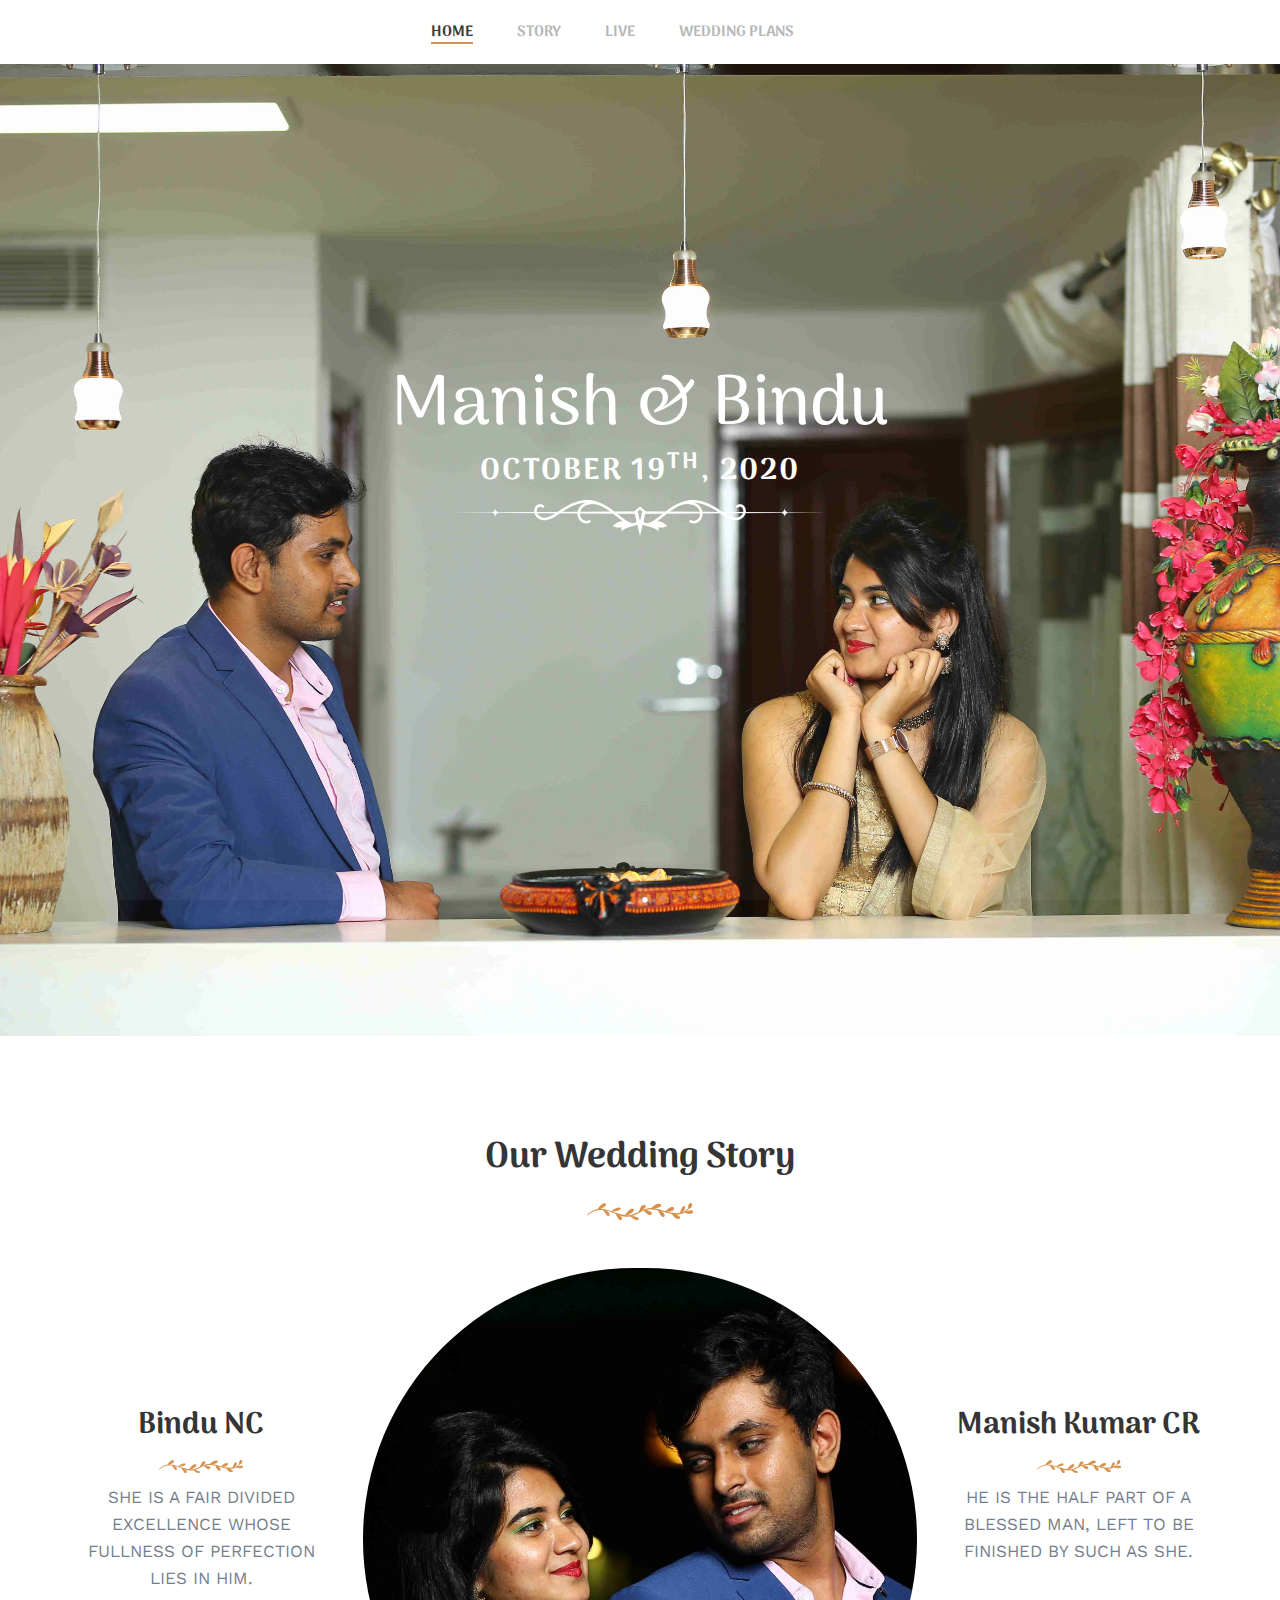
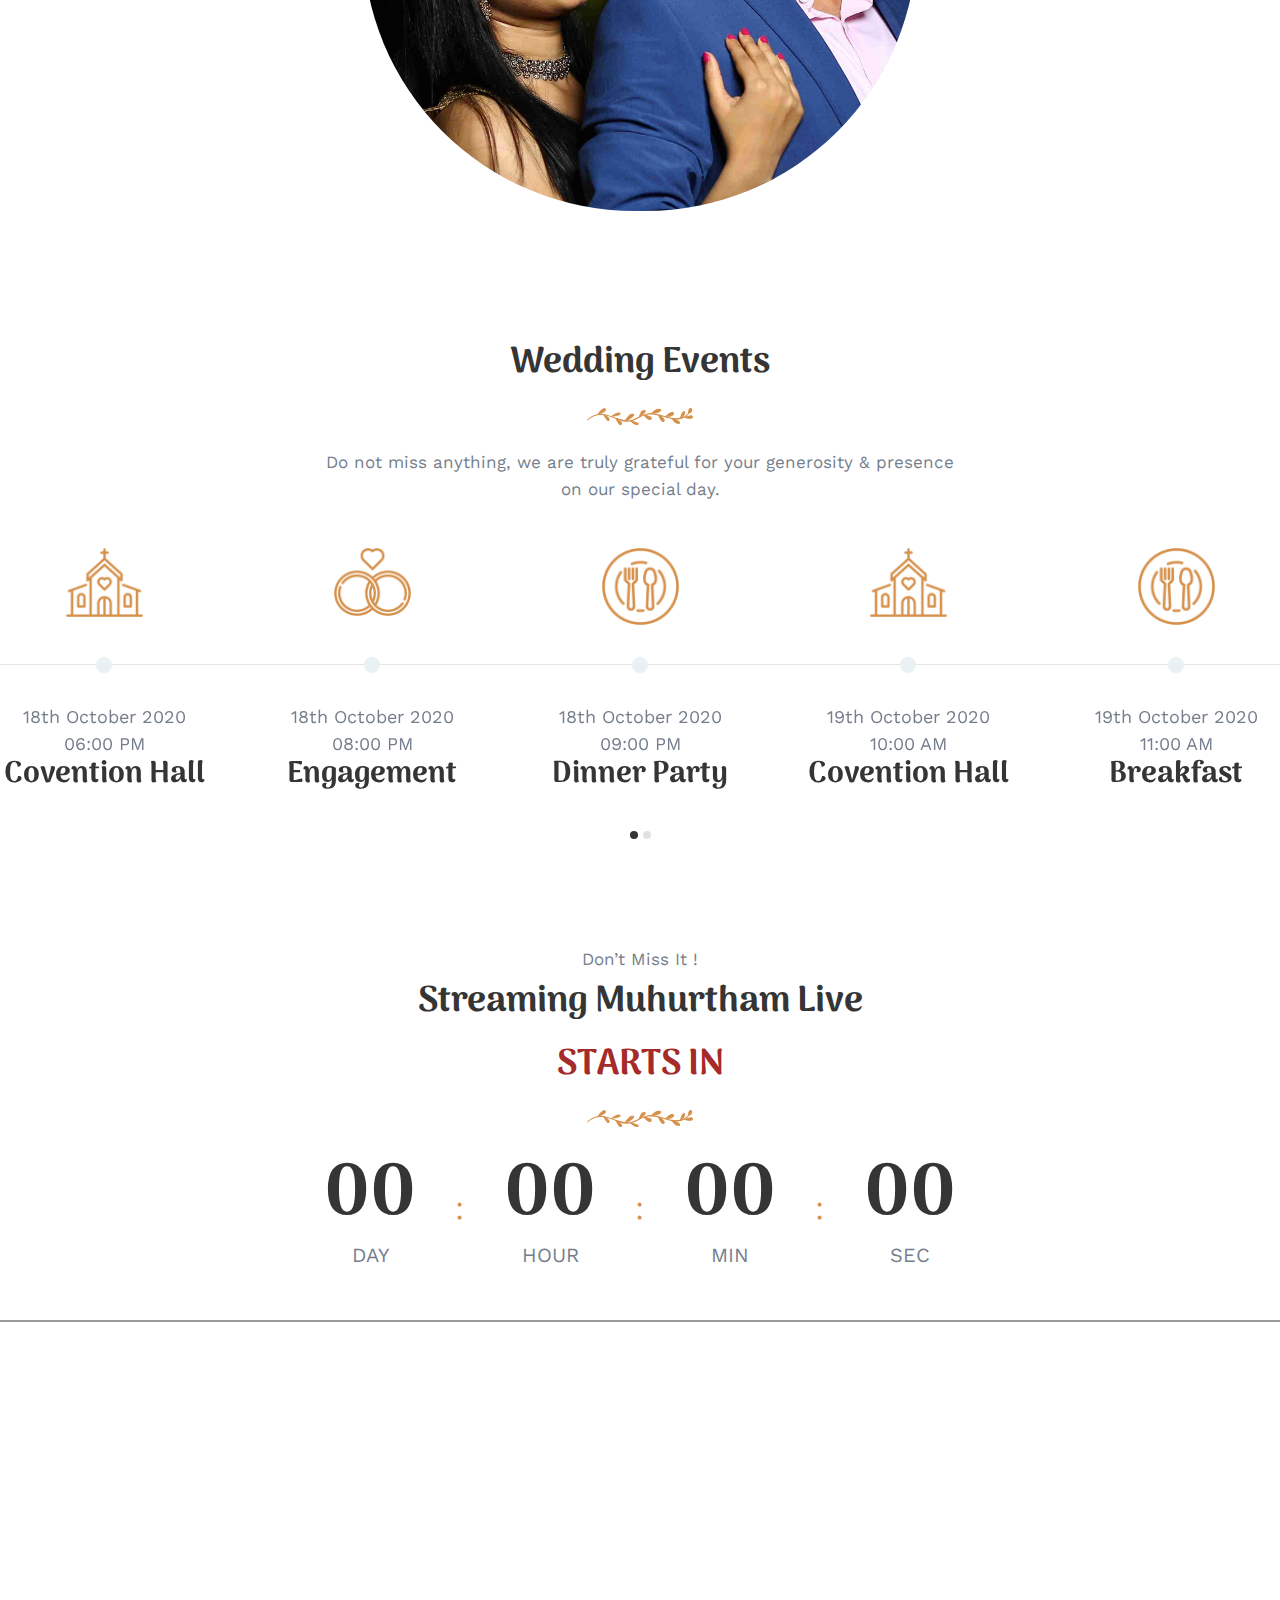
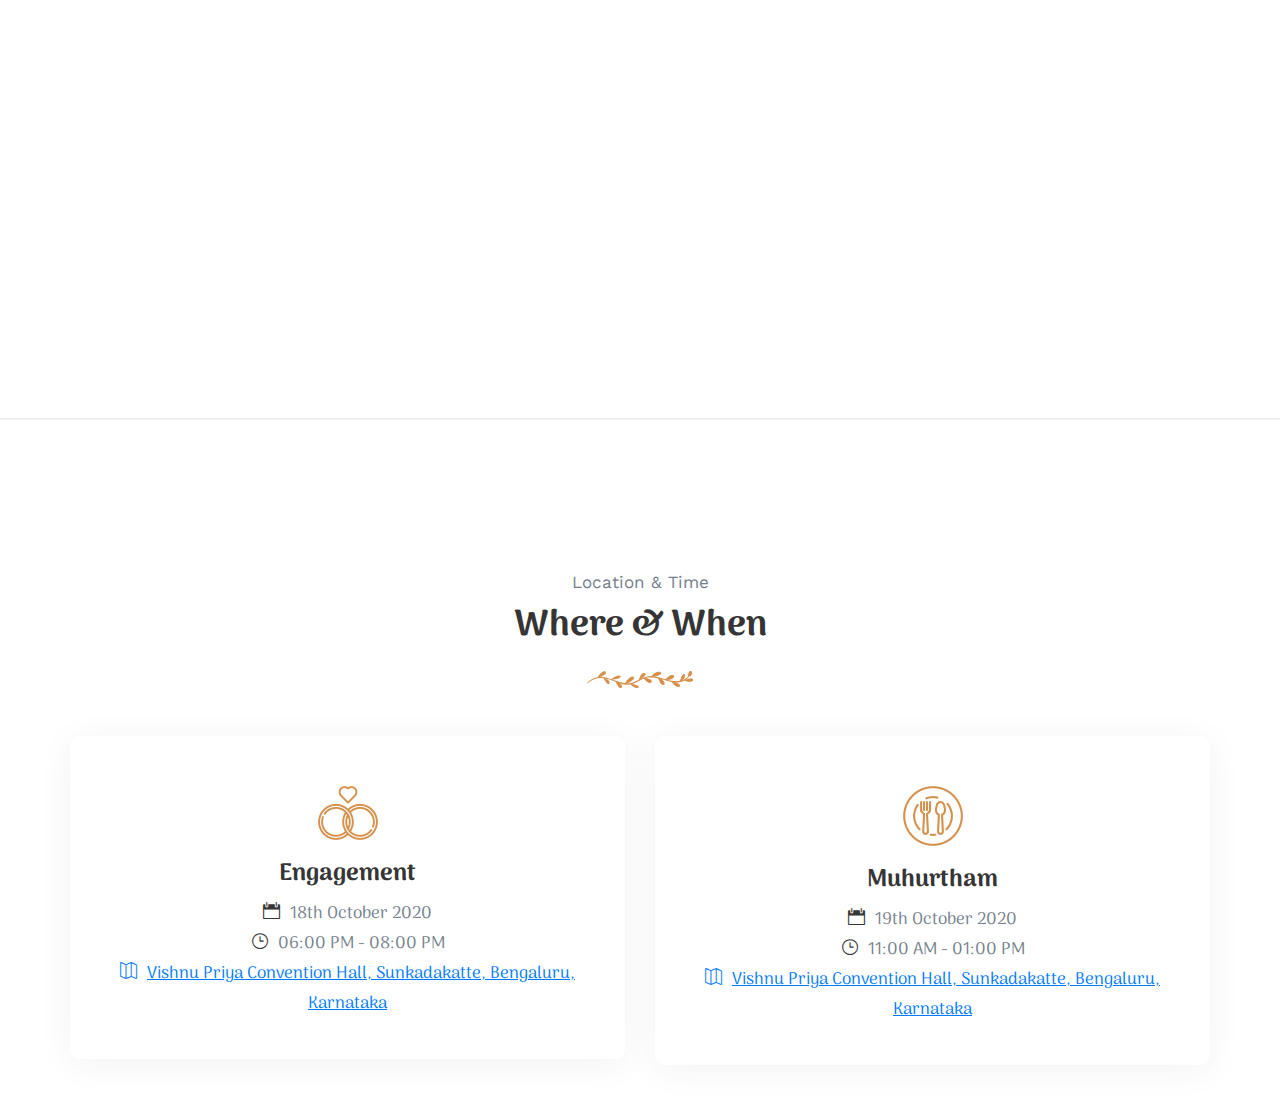
<file: index.html>
<!DOCTYPE html>
<html lang="zxx">

<head>
    <meta charset="UTF-8">
    <!-- <meta name="description" content="Dream Template">
    <meta name="keywords" content="Dream, unica, creative, html"> -->
    <meta name="viewport" content="width=device-width, initial-scale=1.0">
    <meta http-equiv="X-UA-Compatible" content="ie=edge">
    <!-- <title>Dream | Template</title> -->

    <!-- Google Font -->
    <link href="https://fonts.googleapis.com/css2?family=Arima+Madurai:wght@400;500;700;800;900&display=swap"
        rel="stylesheet">
    <link href="https://fonts.googleapis.com/css2?family=Work+Sans:wght@400;500;600;700;800;900&display=swap"
        rel="stylesheet">

    <!-- Css Styles -->
    <link rel="stylesheet" href="css/bootstrap.min.css" type="text/css">
    <link rel="stylesheet" href="css/elegant-icons.css" type="text/css">
    <link rel="stylesheet" href="css/nice-select.css" type="text/css">
    <link rel="stylesheet" href="css/owl.carousel.min.css" type="text/css">
    <link rel="stylesheet" href="css/slicknav.min.css" type="text/css">
    <link rel="stylesheet" href="css/style.css" type="text/css">
</head>

<body>
    <!-- Page Preloder -->
    <div id="preloder">
        <div class="loader"></div>
    </div>

    <!-- Header Section Begin -->
    <header class="header">
        <div class="container">
            <div class="row">
                <div class="col-lg-12 text-center">
                    <div class="header__logo">
                        <!-- <a href="./index.html"><img src="img/logo.png" alt=""></a> -->
                    </div>
                    <nav class="header__menu mobile-menu">
                        <ul>
                            <li class="active"><a href="./index.html">Home</a></li>
                            <li><a href="#story">Story</a></li>
                            <li><a href="#live">Live</a></li>
                            <li><a href="#wedding_plans">Wedding Plans</a></li>
                            <!-- <li><a href="#gallery">Photo Album</a></li> -->
                            <!-- <li><a href="./blog.html">Blog</a></li> -->
                            <!-- <li><a href="#">Pages</a>
                                <ul class="dropdown">
                                    <li><a href="./story.html">Story</a></li>
                                    <li><a href="./gallery.html">Gallery</a></li>
                                    <li><a href="./rsvp.html">Rsvp</a></li>
                                    <li><a href="./guestbook.html">Guestbook</a></li>
                                    <li><a href="./blog-details.html">Blog Details</a></li>
                                </ul>
                            </li> -->
                        </ul>
                    </nav>
                    <!-- <div class="header__search">
                        <span class="icon_search search-switch"></span>
                    </div> -->
                    <div id="mobile-menu-wrap"></div>
                </div>
            </div>
        </div>
    </header>
    <!-- Header Section End -->

    <!-- Hero Section Begin -->

    <section class="hero spad set-bg" data-setbg="img/manish.jpg">
        <div class="container">
            <div class="row">
                <div class="col-lg-12">
                    <div class="hero__text">
                        <h2>Manish & Bindu</h2>
                        <h3>October 19<sup>th</sup>, 2020</h3>
                        <img src="img/icon/icon.png" alt="">
                        <!-- <p>I appreciate the invitation but I am unable to attend due to previous commitment. I<br />
                        wish you all the best</p> -->
                        <!-- <a href="#" class="primary-btn">R.S.V.P Nows</a> -->
                    </div>
                </div>
            </div>
        </div>
    </section>
    <!-- Hero Section End -->

    <!-- Story Section Begin -->
    <section class="story spad">
        <div class="container" id="story">
            <div class="row d-flex justify-content-center">
                <div class="col-lg-7">
                    <div class="section-title">
                        <h2>Our Wedding Story</h2>
                        <img src="img/icon/icon_2.png" alt="">
                        <!-- <p>To the world you may be one person, but to one person you are the world.Thank you for coming
                            and attending with our wedding</p> -->
                    </div>
                </div>
            </div>

            <div class="row">
                <div class="col-lg-3">
                    <div class="story__item">
                        <h3>Bindu NC</h3>
                        <img src="img/icon/icon_3.png" alt="">
                        <p>SHE IS A FAIR DIVIDED EXCELLENCE WHOSE FULLNESS OF PERFECTION LIES IN HIM. </p>
                        <!-- <div class="story__social">
                            <a href="#"><span class="social_facebook"></span></a>
                            <a href="#"><span class="social_twitter"></span></a>
                            <a href="#"><span class="social_linkedin"></span></a>
                        </div> -->
                    </div>
                </div>
                <div class="col-lg-6 text-center">
                    <div class="story__large__pic">
                        <img src="img/cropped.jpg" style="border-radius: 500px;" alt="">
                    </div>
                </div>
                <div class="col-lg-3">
                    <div class="story__item">
                        <h3>Manish Kumar CR</h3>
                        <img src="img/icon/icon_3.png" alt="">
                        <p>HE IS THE HALF PART OF A BLESSED MAN, LEFT TO BE FINISHED BY SUCH AS SHE.</p>
                        <!-- <div class="story__social">
                            <a href="#"><span class="social_facebook"></span></a>
                            <a href="#"><span class="social_twitter"></span></a>
                            <a href="#"><span class="social_linkedin"></span></a>
                        </div> -->
                    </div>
                </div>
            </div>
        </div>

    </section>

    <!-- Story Section End -->



    <!-- Gallery Section Begin -->
    <!-- <section class="gallery">
        <div class="container-fluid" id="gallery">
            <div class="row">
                <div class="col-lg-12">
                    <div class="section-title set-bg" data-setbg="img/gallery/gallery-title.jpg">
                        <span>Our Gallery</span>
                        <h2>Let's Save Your Best Moments</h2>
                        <img src="img/icon/icon_2.png" alt="">
                    </div>
                </div>
            </div>
            <div class="gallery__content">
                <div class="row">
                    <div class="col-lg-3 col-md-6 col-sm-6 p-0">
                        <div class="gallery__pic">
                            <img src="img/gallery/gallery.jpg" alt="">
                        </div>
                        <div class="gallery__pic">
                            <img src="img/gallery/gallery19.jpg" alt="">
                        </div>
                    </div>
                    <div class="col-lg-3 col-md-6 col-sm-6 p-0">
                        <div class="gallery__pic">
                            <img src="img/gallery/gallery12.jpg" alt="">
                        </div>
                        <div class="gallery__pic">
                            <img src="img/gallery/gallery13.jpg" alt="">
                        </div>
                    </div>
                    <div class="col-lg-3 col-md-6 col-sm-6 p-0">
                        <div class="gallery__pic">
                            <img src="img/gallery/gallery14.jpeg" alt="">
                        </div>
                        <div class="gallery__pic">
                            <img src="img/gallery/gallery18.jpg" alt="">
                        </div>
                    </div>
                    <div class="col-lg-3 col-md-6 col-sm-6 p-0">
                        <div class="gallery__pic">
                            <img src="img/gallery/gallery16.jpg" alt="">
                        </div>
                        <div class="gallery__pic">
                            <img src="img/gallery/gallery15.jpg" alt="">
                        </div>
                    </div>
                </div>
            </div>
        </div>
    </section> -->
    <!-- Gallery Section End -->

    <!-- Events Section Begin -->
    <!-- <div id="wedding_plans">
    </div> -->
    <section class="event spad">
        <div class="container" id="wedding_plans">
            <div class="row d-flex justify-content-center">
                <div class="col-lg-7">
                    <div class="section-title">
                        <!-- <span>Organizations</span> -->
                        <h2>Wedding Events</h2>
                        <img src="img/icon/icon_2.png" alt="">
                        <p>Do not miss anything, we are truly grateful for your generosity & presence on our special
                            day.</p>
                    </div>
                </div>
            </div>
        </div>
        <div class="container-fluid">
            <div class="row">
                <div class="col-lg-12 p-0">
                    <div class="event__slider owl-carousel">
                        <div class="event__item">
                            <div class="event__item__icon">
                                <img src="img/event/ei-1.png" alt="">
                            </div>
                            <span>18th October 2020</span>
                            <span>06:00 PM</span>
                            <h3>Covention Hall</h3>
                            <!-- <p>When the yeast overgrows, it leads to an inflammatory response that kills off scalp cells
                                at a high rate.</p> -->
                        </div>
                        <div class="event__item">
                            <div class="event__item__icon">
                                <img src="img/event/ei-2.png" alt="">
                            </div>
                            <span>18th October 2020</span>
                            <span>08:00 PM</span>
                            <h3>Engagement</h3>
                            <!-- <p>When the yeast overgrows, it leads to an inflammatory response that kills off scalp cells
                                at a high rate.</p> -->
                        </div>
                        <div class="event__item">
                            <div class="event__item__icon">
                                <img src="img/event/ei-3.png" alt="">
                            </div>
                            <span>18th October 2020</span>
                            <span>09:00 PM</span>
                            <h3>Dinner Party</h3>
                            <!-- <p>Do you feel that you will learn enough from this article to help you out with the subject
                                matter.</p> -->
                        </div>
                        <div class="event__item">
                            <div class="event__item__icon">
                                <img src="img/event/ei-1.png" alt="">
                            </div>
                            <span>19th October 2020</span>
                            <span>10:00 AM</span>
                            <h3>Covention Hall</h3>
                            <!-- <p>Well it can be achieved without spending a lot of money and it can happen naturally!</p> -->
                        </div>
                        <div class="event__item">
                            <div class="event__item__icon">
                                <img src="img/event/ei-3.png" alt="">
                            </div>
                            <span>19th October 2020</span>
                            <span>11:00 AM</span>
                            <h3>Breakfast</h3>
                            <!-- <p>When the yeast overgrows, it leads to an inflammatory response that kills off scalp cells
                                at a high rate.</p> -->
                        </div>
                        <div class="event__item">
                            <div class="event__item__icon">
                                <img src="img/event/ei-2.png" alt="">
                            </div>
                            <span>19th October 2020</span>
                            <span>12:00 PM</span>
                            <h3>Muhurtham</h3>
                            <!-- <p>When the yeast overgrows, it leads to an inflammatory response that kills off scalp cells
                                at a high rate.</p> -->
                        </div>
                        <div class="event__item">
                            <div class="event__item__icon">
                                <img src="img/event/ei-5.png" alt="">
                            </div>
                            <span>19th October 2020</span>
                            <span>12:30 PM</span>
                            <h3>Photography</h3>
                            <!-- <p>When the yeast overgrows, it leads to an inflammatory response that kills off scalp cells
                                at a high rate.</p> -->
                        </div>
                        <div class="event__item">
                            <div class="event__item__icon">
                                <img src="img/event/ei-3.png" alt="">
                            </div>
                            <span>19th October 2020</span>
                            <span>01:00 PM</span>
                            <h3>Lunch</h3>
                            <!-- <p>When the yeast overgrows, it leads to an inflammatory response that kills off scalp cells
                                at a high rate.</p> -->
                        </div>
                    </div>
                </div>
            </div>
        </div>
    </section>
    <!-- Events Section End -->

    <!-- Countdown Section Begin -->
    <section class="countdown spad">
        <div class="container" id="live">
            <div class="row">
                <div class="col-lg-12">
                    <div class="section-title">
                        <span>Don’t Miss It !</span>
                        <h2>Streaming Muhurtham Live</h2>
                        <h2 style="color: brown;"> STARTS IN</h2>
                        <img src="img/icon/icon_2.png" alt="">
                    </div>
                </div>
            </div>
            <div class="row">
                <div class="col-lg-12">
                    <div class="countdown__content" id="countdown-time">
                        <div class="countdown__item">
                            <span>11</span>
                            <p>Days</p>
                        </div>
                        <div class="countdown__item">
                            <span>06</span>
                            <p>Hours</p>
                        </div>
                        <div class="countdown__item">
                            <span>40</span>
                            <p>Minutes</p>
                        </div>
                        <div class="countdown__item">
                            <span>22</span>
                            <p>Seconds</p>
                        </div>
                    </div>
                </div>
            </div>
        </div>
        <div class="row">
            <div style="    padding-top: 50px;
        height: 750px;
        width: 100%;">
        
                <!-- <iframe style="width: 100%;height: 100%;" src="https://www.youtube.com/embed/8q5bC8fg3rU"
                frameborder="0" allow="accelerometer; autoplay; clipboard-write; encrypted-media; gyroscope; picture-in-picture" 
                allowfullscreen>
                </iframe> -->
                <iframe src="https://vimeo.com/event/384600/embed" id="myVideo"
        webkitallowfullscreen mozallowfullscreen allowfullscreen></iframe>
        
            </div>
    </section>
    <!-- Countdown Section End -->

    <!-- <section class="casting spad">
        <div class="container" id="live">
            <div class="row d-flex justify-content-center">
                <div class="col-lg-7">
                    <div class="section-title">
                        <span>Don’t Miss It !</span>
                        <h2>Streaming Muhurtham Live</h2>
                        <img src="img/icon/icon_2.png" alt="">
                        <p>We are grateful to annonce. we are streaming our event live seamlessly accross world wide with best quality</p>
                    </div>
                </div>
            </div>
        </div>
    </section> -->
    <!-- <div class="videoContainer" id="videoContainer">
        <iframe src="https://player.vimeo.com/video/3873878" id="myVideo"
        webkitallowfullscreen mozallowfullscreen allowfullscreen></iframe>
    </div> -->

    <!-- When and Where Section Begin -->
    <section class="wedding-time spad">
        <div class="container">
            <div class="row">
                <div class="col-lg-12">
                    <div class="section-title">
                        <span>Location & Time</span>
                        <h2>Where & When</h2>
                        <img src="img/icon/icon_2.png" alt="">
                        <!-- <p>Thank you for coming and attending with our wedding</p> -->
                    </div>
                </div>
            </div>
            <div class="row">
                <div class="col-lg-6 col-md-6 col-sm-6">
                    <div class="wedding__time__item">
                        <img src="img/when-where/ww-1.png" alt="">
                        <h4>Engagement</h4>
                        <ul>
                            <li><span class="icon_calendar"></span> 18th October 2020</li>
                            <li><span class="icon_clock_alt"></span> 06:00 PM - 08:00 PM</li>
                            <li><span class="icon_map_alt" style="color: #1884fe;"></span>
                                <a href="https://www.google.com/maps/place/Vishnu+Priya+Convention+Centre/@12.9863391,77.504081,17z/data=!4m12!1m6!3m5!1s0x3bae3c4859757b7d:0x39cf5def0a77917b!2sVishnu+Priya+Convention+Centre!8m2!3d12.9863339!4d77.5062697!3m4!1s0x3bae3c4859757b7d:0x39cf5def0a77917b!8m2!3d12.9863339!4d77.5062697"
                                    style="
                                    text-decoration: underline;
                                    background-color: transparent;
                                ">
                                    Vishnu Priya Convention Hall, Sunkadakatte, Bengaluru, Karnataka
                                </a>
                            </li>
                        </ul>
                    </div>
                </div>
                <div class="col-lg-6 col-md-6 col-sm-6">
                    <div class="wedding__time__item">
                        <img src="img/when-where/ww-2.png" alt="">
                        <h4>Muhurtham</h4>
                        <ul>
                            <li><span class="icon_calendar"></span> 19th October 2020</li>
                            <li><span class="icon_clock_alt"></span> 11:00 AM - 01:00 PM</li>
                            <li><span class="icon_map_alt" style="color: #1884fe;"></span>
                                <a href="https://www.google.com/maps/place/Vishnu+Priya+Convention+Centre/@12.9863391,77.504081,17z/data=!4m12!1m6!3m5!1s0x3bae3c4859757b7d:0x39cf5def0a77917b!2sVishnu+Priya+Convention+Centre!8m2!3d12.9863339!4d77.5062697!3m4!1s0x3bae3c4859757b7d:0x39cf5def0a77917b!8m2!3d12.9863339!4d77.5062697"
                                    style="
                                    text-decoration: underline;
                                    background-color: transparent;
                                ">
                                    Vishnu Priya Convention Hall, Sunkadakatte, Bengaluru, Karnataka
                                </a>
                            </li>
                        </ul>
                    </div>
                </div>
                <!-- <div class="col-lg-4 col-md-6 col-sm-6">
                    <div class="wedding__time__item">
                        <img src="img/when-where/ww-3.png" alt="">
                        <h4>Photography</h4>
                        <ul>
                            <li><span class="icon_clock_alt"></span> 20:00 AM - 23:00 PM</li>
                            <li><span class="icon_map_alt"></span> 40 Baria Sreet 133/2 NY City, US</li>
                        </ul>
                    </div>
                </div> -->
            </div>
        </div>
    </section>
    <!-- When and Where Section End -->

    <!-- Footer Section Begin -->
    <!-- <footer class="footer spad">
        <div class="container">
            <div class="row">
                <div class="col-lg-12 text-center">
                    <div class="footer__text">
                        <div class="footer__logo">
                            <a href="#"><img src="img/logo.png" alt=""></a>
                        </div>
                        <div class="footer__copyright__text">
                            <p>Copyright &copy; <script>document.write(new Date().getFullYear());</script> All rights reserved | This template is made with <i class="icon_heart" aria-hidden="true"></i> by <a href="https://colorlib.com" target="_blank">Colorlib</a></p>
                        </div>
                        <div class="footer__social">
                            <a href="#"><span class="social_facebook"></span></a>
                            <a href="#"><span class="social_twitter"></span></a>
                            <a href="#"><span class="social_linkedin"></span></a>
                            <a href="#"><span class="social_pinterest"></span></a>
                        </div>
                    </div>
                </div>
            </div>
        </div>
    </footer> -->
    <!-- Footer Section End -->

    <!-- Search Begin -->
    <div class="search-model">
        <div class="h-100 d-flex align-items-center justify-content-center">
            <div class="search-close-switch">+</div>
            <form class="search-model-form">
                <input type="text" id="search-input" placeholder="Search here.....">
            </form>
        </div>
    </div>
    <!-- Search End -->

    <!-- Js Plugins -->
    <script src="js/jquery-3.3.1.min.js"></script>
    <script src="js/bootstrap.min.js"></script>
    <script src="js/jquery.nice-select.min.js"></script>
    <script src="js/mixitup.min.js"></script>
    <script src="js/jquery.countdown.min.js"></script>
    <script src="js/jquery.slicknav.js"></script>
    <script src="js/owl.carousel.min.js"></script>
    <script src="js/main.js"></script>


</body>

</html>
</file>
<file: css/elegant-icons.css>
@font-face {
	font-family: 'ElegantIcons';
	src:url('../fonts/ElegantIcons.eot');
	src:url('../fonts/ElegantIcons.eot?#iefix') format('embedded-opentype'),
		url('../fonts/ElegantIcons.woff') format('woff'),
		url('../fonts/ElegantIcons.ttf') format('truetype'),
		url('../fonts/ElegantIcons.svg#ElegantIcons') format('svg');
	font-weight: normal;
	font-style: normal;
}

/* Use the following CSS code if you want to use data attributes for inserting your icons */
[data-icon]:before {
	font-family: 'ElegantIcons';
	content: attr(data-icon);
	speak: none;
	font-weight: normal;
	font-variant: normal;
	text-transform: none;
	line-height: 1;
	-webkit-font-smoothing: antialiased;
	-moz-osx-font-smoothing: grayscale;
}

/* Use the following CSS code if you want to have a class per icon */
/*
Instead of a list of all class selectors,
you can use the generic selector below, but it's slower:
[class*="your-class-prefix"] {
*/
.arrow_up, .arrow_down, .arrow_left, .arrow_right, .arrow_left-up, .arrow_right-up, .arrow_right-down, .arrow_left-down, .arrow-up-down, .arrow_up-down_alt, .arrow_left-right_alt, .arrow_left-right, .arrow_expand_alt2, .arrow_expand_alt, .arrow_condense, .arrow_expand, .arrow_move, .arrow_carrot-up, .arrow_carrot-down, .arrow_carrot-left, .arrow_carrot-right, .arrow_carrot-2up, .arrow_carrot-2down, .arrow_carrot-2left, .arrow_carrot-2right, .arrow_carrot-up_alt2, .arrow_carrot-down_alt2, .arrow_carrot-left_alt2, .arrow_carrot-right_alt2, .arrow_carrot-2up_alt2, .arrow_carrot-2down_alt2, .arrow_carrot-2left_alt2, .arrow_carrot-2right_alt2, .arrow_triangle-up, .arrow_triangle-down, .arrow_triangle-left, .arrow_triangle-right, .arrow_triangle-up_alt2, .arrow_triangle-down_alt2, .arrow_triangle-left_alt2, .arrow_triangle-right_alt2, .arrow_back, .icon_minus-06, .icon_plus, .icon_close, .icon_check, .icon_minus_alt2, .icon_plus_alt2, .icon_close_alt2, .icon_check_alt2, .icon_zoom-out_alt, .icon_zoom-in_alt, .icon_search, .icon_box-empty, .icon_box-selected, .icon_minus-box, .icon_plus-box, .icon_box-checked, .icon_circle-empty, .icon_circle-slelected, .icon_stop_alt2, .icon_stop, .icon_pause_alt2, .icon_pause, .icon_menu, .icon_menu-square_alt2, .icon_menu-circle_alt2, .icon_ul, .icon_ol, .icon_adjust-horiz, .icon_adjust-vert, .icon_document_alt, .icon_documents_alt, .icon_pencil, .icon_pencil-edit_alt, .icon_pencil-edit, .icon_folder-alt, .icon_folder-open_alt, .icon_folder-add_alt, .icon_info_alt, .icon_error-oct_alt, .icon_error-circle_alt, .icon_error-triangle_alt, .icon_question_alt2, .icon_question, .icon_comment_alt, .icon_chat_alt, .icon_vol-mute_alt, .icon_volume-low_alt, .icon_volume-high_alt, .icon_quotations, .icon_quotations_alt2, .icon_clock_alt, .icon_lock_alt, .icon_lock-open_alt, .icon_key_alt, .icon_cloud_alt, .icon_cloud-upload_alt, .icon_cloud-download_alt, .icon_image, .icon_images, .icon_lightbulb_alt, .icon_gift_alt, .icon_house_alt, .icon_genius, .icon_mobile, .icon_tablet, .icon_laptop, .icon_desktop, .icon_camera_alt, .icon_mail_alt, .icon_cone_alt, .icon_ribbon_alt, .icon_bag_alt, .icon_creditcard, .icon_cart_alt, .icon_paperclip, .icon_tag_alt, .icon_tags_alt, .icon_trash_alt, .icon_cursor_alt, .icon_mic_alt, .icon_compass_alt, .icon_pin_alt, .icon_pushpin_alt, .icon_map_alt, .icon_drawer_alt, .icon_toolbox_alt, .icon_book_alt, .icon_calendar, .icon_film, .icon_table, .icon_contacts_alt, .icon_headphones, .icon_lifesaver, .icon_piechart, .icon_refresh, .icon_link_alt, .icon_link, .icon_loading, .icon_blocked, .icon_archive_alt, .icon_heart_alt, .icon_star_alt, .icon_star-half_alt, .icon_star, .icon_star-half, .icon_tools, .icon_tool, .icon_cog, .icon_cogs, .arrow_up_alt, .arrow_down_alt, .arrow_left_alt, .arrow_right_alt, .arrow_left-up_alt, .arrow_right-up_alt, .arrow_right-down_alt, .arrow_left-down_alt, .arrow_condense_alt, .arrow_expand_alt3, .arrow_carrot_up_alt, .arrow_carrot-down_alt, .arrow_carrot-left_alt, .arrow_carrot-right_alt, .arrow_carrot-2up_alt, .arrow_carrot-2dwnn_alt, .arrow_carrot-2left_alt, .arrow_carrot-2right_alt, .arrow_triangle-up_alt, .arrow_triangle-down_alt, .arrow_triangle-left_alt, .arrow_triangle-right_alt, .icon_minus_alt, .icon_plus_alt, .icon_close_alt, .icon_check_alt, .icon_zoom-out, .icon_zoom-in, .icon_stop_alt, .icon_menu-square_alt, .icon_menu-circle_alt, .icon_document, .icon_documents, .icon_pencil_alt, .icon_folder, .icon_folder-open, .icon_folder-add, .icon_folder_upload, .icon_folder_download, .icon_info, .icon_error-circle, .icon_error-oct, .icon_error-triangle, .icon_question_alt, .icon_comment, .icon_chat, .icon_vol-mute, .icon_volume-low, .icon_volume-high, .icon_quotations_alt, .icon_clock, .icon_lock, .icon_lock-open, .icon_key, .icon_cloud, .icon_cloud-upload, .icon_cloud-download, .icon_lightbulb, .icon_gift, .icon_house, .icon_camera, .icon_mail, .icon_cone, .icon_ribbon, .icon_bag, .icon_cart, .icon_tag, .icon_tags, .icon_trash, .icon_cursor, .icon_mic, .icon_compass, .icon_pin, .icon_pushpin, .icon_map, .icon_drawer, .icon_toolbox, .icon_book, .icon_contacts, .icon_archive, .icon_heart, .icon_profile, .icon_group, .icon_grid-2x2, .icon_grid-3x3, .icon_music, .icon_pause_alt, .icon_phone, .icon_upload, .icon_download, .social_facebook, .social_twitter, .social_pinterest, .social_googleplus, .social_tumblr, .social_tumbleupon, .social_wordpress, .social_instagram, .social_dribbble, .social_vimeo, .social_linkedin, .social_rss, .social_deviantart, .social_share, .social_myspace, .social_skype, .social_youtube, .social_picassa, .social_googledrive, .social_flickr, .social_blogger, .social_spotify, .social_delicious, .social_facebook_circle, .social_twitter_circle, .social_pinterest_circle, .social_googleplus_circle, .social_tumblr_circle, .social_stumbleupon_circle, .social_wordpress_circle, .social_instagram_circle, .social_dribbble_circle, .social_vimeo_circle, .social_linkedin_circle, .social_rss_circle, .social_deviantart_circle, .social_share_circle, .social_myspace_circle, .social_skype_circle, .social_youtube_circle, .social_picassa_circle, .social_googledrive_alt2, .social_flickr_circle, .social_blogger_circle, .social_spotify_circle, .social_delicious_circle, .social_facebook_square, .social_twitter_square, .social_pinterest_square, .social_googleplus_square, .social_tumblr_square, .social_stumbleupon_square, .social_wordpress_square, .social_instagram_square, .social_dribbble_square, .social_vimeo_square, .social_linkedin_square, .social_rss_square, .social_deviantart_square, .social_share_square, .social_myspace_square, .social_skype_square, .social_youtube_square, .social_picassa_square, .social_googledrive_square, .social_flickr_square, .social_blogger_square, .social_spotify_square, .social_delicious_square, .icon_printer, .icon_calulator, .icon_building, .icon_floppy, .icon_drive, .icon_search-2, .icon_id, .icon_id-2, .icon_puzzle, .icon_like, .icon_dislike, .icon_mug, .icon_currency, .icon_wallet, .icon_pens, .icon_easel, .icon_flowchart, .icon_datareport, .icon_briefcase, .icon_shield, .icon_percent, .icon_globe, .icon_globe-2, .icon_target, .icon_hourglass, .icon_balance, .icon_rook, .icon_printer-alt, .icon_calculator_alt, .icon_building_alt, .icon_floppy_alt, .icon_drive_alt, .icon_search_alt, .icon_id_alt, .icon_id-2_alt, .icon_puzzle_alt, .icon_like_alt, .icon_dislike_alt, .icon_mug_alt, .icon_currency_alt, .icon_wallet_alt, .icon_pens_alt, .icon_easel_alt, .icon_flowchart_alt, .icon_datareport_alt, .icon_briefcase_alt, .icon_shield_alt, .icon_percent_alt, .icon_globe_alt, .icon_clipboard {
	font-family: 'ElegantIcons';
	speak: none;
	font-style: normal;
	font-weight: normal;
	font-variant: normal;
	text-transform: none;
	line-height: 1;
	-webkit-font-smoothing: antialiased;
}
.arrow_up:before {
	content: "\21";
}
.arrow_down:before {
	content: "\22";
}
.arrow_left:before {
	content: "\23";
}
.arrow_right:before {
	content: "\24";
}
.arrow_left-up:before {
	content: "\25";
}
.arrow_right-up:before {
	content: "\26";
}
.arrow_right-down:before {
	content: "\27";
}
.arrow_left-down:before {
	content: "\28";
}
.arrow-up-down:before {
	content: "\29";
}
.arrow_up-down_alt:before {
	content: "\2a";
}
.arrow_left-right_alt:before {
	content: "\2b";
}
.arrow_left-right:before {
	content: "\2c";
}
.arrow_expand_alt2:before {
	content: "\2d";
}
.arrow_expand_alt:before {
	content: "\2e";
}
.arrow_condense:before {
	content: "\2f";
}
.arrow_expand:before {
	content: "\30";
}
.arrow_move:before {
	content: "\31";
}
.arrow_carrot-up:before {
	content: "\32";
}
.arrow_carrot-down:before {
	content: "\33";
}
.arrow_carrot-left:before {
	content: "\34";
}
.arrow_carrot-right:before {
	content: "\35";
}
.arrow_carrot-2up:before {
	content: "\36";
}
.arrow_carrot-2down:before {
	content: "\37";
}
.arrow_carrot-2left:before {
	content: "\38";
}
.arrow_carrot-2right:before {
	content: "\39";
}
.arrow_carrot-up_alt2:before {
	content: "\3a";
}
.arrow_carrot-down_alt2:before {
	content: "\3b";
}
.arrow_carrot-left_alt2:before {
	content: "\3c";
}
.arrow_carrot-right_alt2:before {
	content: "\3d";
}
.arrow_carrot-2up_alt2:before {
	content: "\3e";
}
.arrow_carrot-2down_alt2:before {
	content: "\3f";
}
.arrow_carrot-2left_alt2:before {
	content: "\40";
}
.arrow_carrot-2right_alt2:before {
	content: "\41";
}
.arrow_triangle-up:before {
	content: "\42";
}
.arrow_triangle-down:before {
	content: "\43";
}
.arrow_triangle-left:before {
	content: "\44";
}
.arrow_triangle-right:before {
	content: "\45";
}
.arrow_triangle-up_alt2:before {
	content: "\46";
}
.arrow_triangle-down_alt2:before {
	content: "\47";
}
.arrow_triangle-left_alt2:before {
	content: "\48";
}
.arrow_triangle-right_alt2:before {
	content: "\49";
}
.arrow_back:before {
	content: "\4a";
}
.icon_minus-06:before {
	content: "\4b";
}
.icon_plus:before {
	content: "\4c";
}
.icon_close:before {
	content: "\4d";
}
.icon_check:before {
	content: "\4e";
}
.icon_minus_alt2:before {
	content: "\4f";
}
.icon_plus_alt2:before {
	content: "\50";
}
.icon_close_alt2:before {
	content: "\51";
}
.icon_check_alt2:before {
	content: "\52";
}
.icon_zoom-out_alt:before {
	content: "\53";
}
.icon_zoom-in_alt:before {
	content: "\54";
}
.icon_search:before {
	content: "\55";
}
.icon_box-empty:before {
	content: "\56";
}
.icon_box-selected:before {
	content: "\57";
}
.icon_minus-box:before {
	content: "\58";
}
.icon_plus-box:before {
	content: "\59";
}
.icon_box-checked:before {
	content: "\5a";
}
.icon_circle-empty:before {
	content: "\5b";
}
.icon_circle-slelected:before {
	content: "\5c";
}
.icon_stop_alt2:before {
	content: "\5d";
}
.icon_stop:before {
	content: "\5e";
}
.icon_pause_alt2:before {
	content: "\5f";
}
.icon_pause:before {
	content: "\60";
}
.icon_menu:before {
	content: "\61";
}
.icon_menu-square_alt2:before {
	content: "\62";
}
.icon_menu-circle_alt2:before {
	content: "\63";
}
.icon_ul:before {
	content: "\64";
}
.icon_ol:before {
	content: "\65";
}
.icon_adjust-horiz:before {
	content: "\66";
}
.icon_adjust-vert:before {
	content: "\67";
}
.icon_document_alt:before {
	content: "\68";
}
.icon_documents_alt:before {
	content: "\69";
}
.icon_pencil:before {
	content: "\6a";
}
.icon_pencil-edit_alt:before {
	content: "\6b";
}
.icon_pencil-edit:before {
	content: "\6c";
}
.icon_folder-alt:before {
	content: "\6d";
}
.icon_folder-open_alt:before {
	content: "\6e";
}
.icon_folder-add_alt:before {
	content: "\6f";
}
.icon_info_alt:before {
	content: "\70";
}
.icon_error-oct_alt:before {
	content: "\71";
}
.icon_error-circle_alt:before {
	content: "\72";
}
.icon_error-triangle_alt:before {
	content: "\73";
}
.icon_question_alt2:before {
	content: "\74";
}
.icon_question:before {
	content: "\75";
}
.icon_comment_alt:before {
	content: "\76";
}
.icon_chat_alt:before {
	content: "\77";
}
.icon_vol-mute_alt:before {
	content: "\78";
}
.icon_volume-low_alt:before {
	content: "\79";
}
.icon_volume-high_alt:before {
	content: "\7a";
}
.icon_quotations:before {
	content: "\7b";
}
.icon_quotations_alt2:before {
	content: "\7c";
}
.icon_clock_alt:before {
	content: "\7d";
}
.icon_lock_alt:before {
	content: "\7e";
}
.icon_lock-open_alt:before {
	content: "\e000";
}
.icon_key_alt:before {
	content: "\e001";
}
.icon_cloud_alt:before {
	content: "\e002";
}
.icon_cloud-upload_alt:before {
	content: "\e003";
}
.icon_cloud-download_alt:before {
	content: "\e004";
}
.icon_image:before {
	content: "\e005";
}
.icon_images:before {
	content: "\e006";
}
.icon_lightbulb_alt:before {
	content: "\e007";
}
.icon_gift_alt:before {
	content: "\e008";
}
.icon_house_alt:before {
	content: "\e009";
}
.icon_genius:before {
	content: "\e00a";
}
.icon_mobile:before {
	content: "\e00b";
}
.icon_tablet:before {
	content: "\e00c";
}
.icon_laptop:before {
	content: "\e00d";
}
.icon_desktop:before {
	content: "\e00e";
}
.icon_camera_alt:before {
	content: "\e00f";
}
.icon_mail_alt:before {
	content: "\e010";
}
.icon_cone_alt:before {
	content: "\e011";
}
.icon_ribbon_alt:before {
	content: "\e012";
}
.icon_bag_alt:before {
	content: "\e013";
}
.icon_creditcard:before {
	content: "\e014";
}
.icon_cart_alt:before {
	content: "\e015";
}
.icon_paperclip:before {
	content: "\e016";
}
.icon_tag_alt:before {
	content: "\e017";
}
.icon_tags_alt:before {
	content: "\e018";
}
.icon_trash_alt:before {
	content: "\e019";
}
.icon_cursor_alt:before {
	content: "\e01a";
}
.icon_mic_alt:before {
	content: "\e01b";
}
.icon_compass_alt:before {
	content: "\e01c";
}
.icon_pin_alt:before {
	content: "\e01d";
}
.icon_pushpin_alt:before {
	content: "\e01e";
}
.icon_map_alt:before {
	content: "\e01f";
}
.icon_drawer_alt:before {
	content: "\e020";
}
.icon_toolbox_alt:before {
	content: "\e021";
}
.icon_book_alt:before {
	content: "\e022";
}
.icon_calendar:before {
	content: "\e023";
}
.icon_film:before {
	content: "\e024";
}
.icon_table:before {
	content: "\e025";
}
.icon_contacts_alt:before {
	content: "\e026";
}
.icon_headphones:before {
	content: "\e027";
}
.icon_lifesaver:before {
	content: "\e028";
}
.icon_piechart:before {
	content: "\e029";
}
.icon_refresh:before {
	content: "\e02a";
}
.icon_link_alt:before {
	content: "\e02b";
}
.icon_link:before {
	content: "\e02c";
}
.icon_loading:before {
	content: "\e02d";
}
.icon_blocked:before {
	content: "\e02e";
}
.icon_archive_alt:before {
	content: "\e02f";
}
.icon_heart_alt:before {
	content: "\e030";
}
.icon_star_alt:before {
	content: "\e031";
}
.icon_star-half_alt:before {
	content: "\e032";
}
.icon_star:before {
	content: "\e033";
}
.icon_star-half:before {
	content: "\e034";
}
.icon_tools:before {
	content: "\e035";
}
.icon_tool:before {
	content: "\e036";
}
.icon_cog:before {
	content: "\e037";
}
.icon_cogs:before {
	content: "\e038";
}
.arrow_up_alt:before {
	content: "\e039";
}
.arrow_down_alt:before {
	content: "\e03a";
}
.arrow_left_alt:before {
	content: "\e03b";
}
.arrow_right_alt:before {
	content: "\e03c";
}
.arrow_left-up_alt:before {
	content: "\e03d";
}
.arrow_right-up_alt:before {
	content: "\e03e";
}
.arrow_right-down_alt:before {
	content: "\e03f";
}
.arrow_left-down_alt:before {
	content: "\e040";
}
.arrow_condense_alt:before {
	content: "\e041";
}
.arrow_expand_alt3:before {
	content: "\e042";
}
.arrow_carrot_up_alt:before {
	content: "\e043";
}
.arrow_carrot-down_alt:before {
	content: "\e044";
}
.arrow_carrot-left_alt:before {
	content: "\e045";
}
.arrow_carrot-right_alt:before {
	content: "\e046";
}
.arrow_carrot-2up_alt:before {
	content: "\e047";
}
.arrow_carrot-2dwnn_alt:before {
	content: "\e048";
}
.arrow_carrot-2left_alt:before {
	content: "\e049";
}
.arrow_carrot-2right_alt:before {
	content: "\e04a";
}
.arrow_triangle-up_alt:before {
	content: "\e04b";
}
.arrow_triangle-down_alt:before {
	content: "\e04c";
}
.arrow_triangle-left_alt:before {
	content: "\e04d";
}
.arrow_triangle-right_alt:before {
	content: "\e04e";
}
.icon_minus_alt:before {
	content: "\e04f";
}
.icon_plus_alt:before {
	content: "\e050";
}
.icon_close_alt:before {
	content: "\e051";
}
.icon_check_alt:before {
	content: "\e052";
}
.icon_zoom-out:before {
	content: "\e053";
}
.icon_zoom-in:before {
	content: "\e054";
}
.icon_stop_alt:before {
	content: "\e055";
}
.icon_menu-square_alt:before {
	content: "\e056";
}
.icon_menu-circle_alt:before {
	content: "\e057";
}
.icon_document:before {
	content: "\e058";
}
.icon_documents:before {
	content: "\e059";
}
.icon_pencil_alt:before {
	content: "\e05a";
}
.icon_folder:before {
	content: "\e05b";
}
.icon_folder-open:before {
	content: "\e05c";
}
.icon_folder-add:before {
	content: "\e05d";
}
.icon_folder_upload:before {
	content: "\e05e";
}
.icon_folder_download:before {
	content: "\e05f";
}
.icon_info:before {
	content: "\e060";
}
.icon_error-circle:before {
	content: "\e061";
}
.icon_error-oct:before {
	content: "\e062";
}
.icon_error-triangle:before {
	content: "\e063";
}
.icon_question_alt:before {
	content: "\e064";
}
.icon_comment:before {
	content: "\e065";
}
.icon_chat:before {
	content: "\e066";
}
.icon_vol-mute:before {
	content: "\e067";
}
.icon_volume-low:before {
	content: "\e068";
}
.icon_volume-high:before {
	content: "\e069";
}
.icon_quotations_alt:before {
	content: "\e06a";
}
.icon_clock:before {
	content: "\e06b";
}
.icon_lock:before {
	content: "\e06c";
}
.icon_lock-open:before {
	content: "\e06d";
}
.icon_key:before {
	content: "\e06e";
}
.icon_cloud:before {
	content: "\e06f";
}
.icon_cloud-upload:before {
	content: "\e070";
}
.icon_cloud-download:before {
	content: "\e071";
}
.icon_lightbulb:before {
	content: "\e072";
}
.icon_gift:before {
	content: "\e073";
}
.icon_house:before {
	content: "\e074";
}
.icon_camera:before {
	content: "\e075";
}
.icon_mail:before {
	content: "\e076";
}
.icon_cone:before {
	content: "\e077";
}
.icon_ribbon:before {
	content: "\e078";
}
.icon_bag:before {
	content: "\e079";
}
.icon_cart:before {
	content: "\e07a";
}
.icon_tag:before {
	content: "\e07b";
}
.icon_tags:before {
	content: "\e07c";
}
.icon_trash:before {
	content: "\e07d";
}
.icon_cursor:before {
	content: "\e07e";
}
.icon_mic:before {
	content: "\e07f";
}
.icon_compass:before {
	content: "\e080";
}
.icon_pin:before {
	content: "\e081";
}
.icon_pushpin:before {
	content: "\e082";
}
.icon_map:before {
	content: "\e083";
}
.icon_drawer:before {
	content: "\e084";
}
.icon_toolbox:before {
	content: "\e085";
}
.icon_book:before {
	content: "\e086";
}
.icon_contacts:before {
	content: "\e087";
}
.icon_archive:before {
	content: "\e088";
}
.icon_heart:before {
	content: "\e089";
}
.icon_profile:before {
	content: "\e08a";
}
.icon_group:before {
	content: "\e08b";
}
.icon_grid-2x2:before {
	content: "\e08c";
}
.icon_grid-3x3:before {
	content: "\e08d";
}
.icon_music:before {
	content: "\e08e";
}
.icon_pause_alt:before {
	content: "\e08f";
}
.icon_phone:before {
	content: "\e090";
}
.icon_upload:before {
	content: "\e091";
}
.icon_download:before {
	content: "\e092";
}
.social_facebook:before {
	content: "\e093";
}
.social_twitter:before {
	content: "\e094";
}
.social_pinterest:before {
	content: "\e095";
}
.social_googleplus:before {
	content: "\e096";
}
.social_tumblr:before {
	content: "\e097";
}
.social_tumbleupon:before {
	content: "\e098";
}
.social_wordpress:before {
	content: "\e099";
}
.social_instagram:before {
	content: "\e09a";
}
.social_dribbble:before {
	content: "\e09b";
}
.social_vimeo:before {
	content: "\e09c";
}
.social_linkedin:before {
	content: "\e09d";
}
.social_rss:before {
	content: "\e09e";
}
.social_deviantart:before {
	content: "\e09f";
}
.social_share:before {
	content: "\e0a0";
}
.social_myspace:before {
	content: "\e0a1";
}
.social_skype:before {
	content: "\e0a2";
}
.social_youtube:before {
	content: "\e0a3";
}
.social_picassa:before {
	content: "\e0a4";
}
.social_googledrive:before {
	content: "\e0a5";
}
.social_flickr:before {
	content: "\e0a6";
}
.social_blogger:before {
	content: "\e0a7";
}
.social_spotify:before {
	content: "\e0a8";
}
.social_delicious:before {
	content: "\e0a9";
}
.social_facebook_circle:before {
	content: "\e0aa";
}
.social_twitter_circle:before {
	content: "\e0ab";
}
.social_pinterest_circle:before {
	content: "\e0ac";
}
.social_googleplus_circle:before {
	content: "\e0ad";
}
.social_tumblr_circle:before {
	content: "\e0ae";
}
.social_stumbleupon_circle:before {
	content: "\e0af";
}
.social_wordpress_circle:before {
	content: "\e0b0";
}
.social_instagram_circle:before {
	content: "\e0b1";
}
.social_dribbble_circle:before {
	content: "\e0b2";
}
.social_vimeo_circle:before {
	content: "\e0b3";
}
.social_linkedin_circle:before {
	content: "\e0b4";
}
.social_rss_circle:before {
	content: "\e0b5";
}
.social_deviantart_circle:before {
	content: "\e0b6";
}
.social_share_circle:before {
	content: "\e0b7";
}
.social_myspace_circle:before {
	content: "\e0b8";
}
.social_skype_circle:before {
	content: "\e0b9";
}
.social_youtube_circle:before {
	content: "\e0ba";
}
.social_picassa_circle:before {
	content: "\e0bb";
}
.social_googledrive_alt2:before {
	content: "\e0bc";
}
.social_flickr_circle:before {
	content: "\e0bd";
}
.social_blogger_circle:before {
	content: "\e0be";
}
.social_spotify_circle:before {
	content: "\e0bf";
}
.social_delicious_circle:before {
	content: "\e0c0";
}
.social_facebook_square:before {
	content: "\e0c1";
}
.social_twitter_square:before {
	content: "\e0c2";
}
.social_pinterest_square:before {
	content: "\e0c3";
}
.social_googleplus_square:before {
	content: "\e0c4";
}
.social_tumblr_square:before {
	content: "\e0c5";
}
.social_stumbleupon_square:before {
	content: "\e0c6";
}
.social_wordpress_square:before {
	content: "\e0c7";
}
.social_instagram_square:before {
	content: "\e0c8";
}
.social_dribbble_square:before {
	content: "\e0c9";
}
.social_vimeo_square:before {
	content: "\e0ca";
}
.social_linkedin_square:before {
	content: "\e0cb";
}
.social_rss_square:before {
	content: "\e0cc";
}
.social_deviantart_square:before {
	content: "\e0cd";
}
.social_share_square:before {
	content: "\e0ce";
}
.social_myspace_square:before {
	content: "\e0cf";
}
.social_skype_square:before {
	content: "\e0d0";
}
.social_youtube_square:before {
	content: "\e0d1";
}
.social_picassa_square:before {
	content: "\e0d2";
}
.social_googledrive_square:before {
	content: "\e0d3";
}
.social_flickr_square:before {
	content: "\e0d4";
}
.social_blogger_square:before {
	content: "\e0d5";
}
.social_spotify_square:before {
	content: "\e0d6";
}
.social_delicious_square:before {
	content: "\e0d7";
}
.icon_printer:before {
	content: "\e103";
}
.icon_calulator:before {
	content: "\e0ee";
}
.icon_building:before {
	content: "\e0ef";
}
.icon_floppy:before {
	content: "\e0e8";
}
.icon_drive:before {
	content: "\e0ea";
}
.icon_search-2:before {
	content: "\e101";
}
.icon_id:before {
	content: "\e107";
}
.icon_id-2:before {
	content: "\e108";
}
.icon_puzzle:before {
	content: "\e102";
}
.icon_like:before {
	content: "\e106";
}
.icon_dislike:before {
	content: "\e0eb";
}
.icon_mug:before {
	content: "\e105";
}
.icon_currency:before {
	content: "\e0ed";
}
.icon_wallet:before {
	content: "\e100";
}
.icon_pens:before {
	content: "\e104";
}
.icon_easel:before {
	content: "\e0e9";
}
.icon_flowchart:before {
	content: "\e109";
}
.icon_datareport:before {
	content: "\e0ec";
}
.icon_briefcase:before {
	content: "\e0fe";
}
.icon_shield:before {
	content: "\e0f6";
}
.icon_percent:before {
	content: "\e0fb";
}
.icon_globe:before {
	content: "\e0e2";
}
.icon_globe-2:before {
	content: "\e0e3";
}
.icon_target:before {
	content: "\e0f5";
}
.icon_hourglass:before {
	content: "\e0e1";
}
.icon_balance:before {
	content: "\e0ff";
}
.icon_rook:before {
	content: "\e0f8";
}
.icon_printer-alt:before {
	content: "\e0fa";
}
.icon_calculator_alt:before {
	content: "\e0e7";
}
.icon_building_alt:before {
	content: "\e0fd";
}
.icon_floppy_alt:before {
	content: "\e0e4";
}
.icon_drive_alt:before {
	content: "\e0e5";
}
.icon_search_alt:before {
	content: "\e0f7";
}
.icon_id_alt:before {
	content: "\e0e0";
}
.icon_id-2_alt:before {
	content: "\e0fc";
}
.icon_puzzle_alt:before {
	content: "\e0f9";
}
.icon_like_alt:before {
	content: "\e0dd";
}
.icon_dislike_alt:before {
	content: "\e0f1";
}
.icon_mug_alt:before {
	content: "\e0dc";
}
.icon_currency_alt:before {
	content: "\e0f3";
}
.icon_wallet_alt:before {
	content: "\e0d8";
}
.icon_pens_alt:before {
	content: "\e0db";
}
.icon_easel_alt:before {
	content: "\e0f0";
}
.icon_flowchart_alt:before {
	content: "\e0df";
}
.icon_datareport_alt:before {
	content: "\e0f2";
}
.icon_briefcase_alt:before {
	content: "\e0f4";
}
.icon_shield_alt:before {
	content: "\e0d9";
}
.icon_percent_alt:before {
	content: "\e0da";
}
.icon_globe_alt:before {
	content: "\e0de";
}
.icon_clipboard:before {
	content: "\e0e6";
}


	.glyph {
		float: left;
		text-align: center;
		padding: .75em;
		margin: .4em 1.5em .75em 0;
		width: 6em;
text-shadow: none;
	}
        .glyph_big {
        font-size: 128px;
        color: #59c5dc;
        float: left;
        margin-right: 20px;
        }

        .glyph div { padding-bottom: 10px;}

	.glyph input {
		font-family: consolas, monospace;
		font-size: 12px;
		width: 100%;
		text-align: center;
		border: 0;
		box-shadow: 0 0 0 1px #ccc;
		padding: .2em;
                -moz-border-radius: 5px;
                -webkit-border-radius: 5px;
	}
	.centered {
		margin-left: auto;
		margin-right: auto;
	}
	.glyph .fs1 {
		font-size: 2em;
	}
</file>
<file: css/nice-select.css>
.nice-select {
  -webkit-tap-highlight-color: transparent;
  background-color: #fff;
  border-radius: 5px;
  border: solid 1px #e8e8e8;
  box-sizing: border-box;
  clear: both;
  cursor: pointer;
  display: block;
  float: left;
  font-family: inherit;
  font-size: 14px;
  font-weight: normal;
  height: 42px;
  line-height: 40px;
  outline: none;
  padding-left: 18px;
  padding-right: 30px;
  position: relative;
  text-align: left !important;
  -webkit-transition: all 0.2s ease-in-out;
  transition: all 0.2s ease-in-out;
  -webkit-user-select: none;
     -moz-user-select: none;
      -ms-user-select: none;
          user-select: none;
  white-space: nowrap;
  width: auto; }
  .nice-select:hover {
    border-color: #dbdbdb; }
  .nice-select:active, .nice-select.open, .nice-select:focus {
    border-color: #999; }
  .nice-select:after {
    border-bottom: 2px solid #999;
    border-right: 2px solid #999;
    content: '';
    display: block;
    height: 5px;
    margin-top: -4px;
    pointer-events: none;
    position: absolute;
    right: 12px;
    top: 50%;
    -webkit-transform-origin: 66% 66%;
        -ms-transform-origin: 66% 66%;
            transform-origin: 66% 66%;
    -webkit-transform: rotate(45deg);
        -ms-transform: rotate(45deg);
            transform: rotate(45deg);
    -webkit-transition: all 0.15s ease-in-out;
    transition: all 0.15s ease-in-out;
    width: 5px; }
  .nice-select.open:after {
    -webkit-transform: rotate(-135deg);
        -ms-transform: rotate(-135deg);
            transform: rotate(-135deg); }
  .nice-select.open .list {
    opacity: 1;
    pointer-events: auto;
    -webkit-transform: scale(1) translateY(0);
        -ms-transform: scale(1) translateY(0);
            transform: scale(1) translateY(0); }
  .nice-select.disabled {
    border-color: #ededed;
    color: #999;
    pointer-events: none; }
    .nice-select.disabled:after {
      border-color: #cccccc; }
  .nice-select.wide {
    width: 100%; }
    .nice-select.wide .list {
      left: 0 !important;
      right: 0 !important; }
  .nice-select.right {
    float: right; }
    .nice-select.right .list {
      left: auto;
      right: 0; }
  .nice-select.small {
    font-size: 12px;
    height: 36px;
    line-height: 34px; }
    .nice-select.small:after {
      height: 4px;
      width: 4px; }
    .nice-select.small .option {
      line-height: 34px;
      min-height: 34px; }
  .nice-select .list {
    background-color: #fff;
    border-radius: 5px;
    box-shadow: 0 0 0 1px rgba(68, 68, 68, 0.11);
    box-sizing: border-box;
    margin-top: 4px;
    opacity: 0;
    overflow: hidden;
    padding: 0;
    pointer-events: none;
    position: absolute;
    top: 100%;
    left: 0;
    -webkit-transform-origin: 50% 0;
        -ms-transform-origin: 50% 0;
            transform-origin: 50% 0;
    -webkit-transform: scale(0.75) translateY(-21px);
        -ms-transform: scale(0.75) translateY(-21px);
            transform: scale(0.75) translateY(-21px);
    -webkit-transition: all 0.2s cubic-bezier(0.5, 0, 0, 1.25), opacity 0.15s ease-out;
    transition: all 0.2s cubic-bezier(0.5, 0, 0, 1.25), opacity 0.15s ease-out;
    z-index: 9; }
    .nice-select .list:hover .option:not(:hover) {
      background-color: transparent !important; }
  .nice-select .option {
    cursor: pointer;
    font-weight: 400;
    line-height: 40px;
    list-style: none;
    min-height: 40px;
    outline: none;
    padding-left: 18px;
    padding-right: 29px;
    text-align: left;
    -webkit-transition: all 0.2s;
    transition: all 0.2s; }
    .nice-select .option:hover, .nice-select .option.focus, .nice-select .option.selected.focus {
      background-color: #f6f6f6; }
    .nice-select .option.selected {
      font-weight: bold; }
    .nice-select .option.disabled {
      background-color: transparent;
      color: #999;
      cursor: default; }

.no-csspointerevents .nice-select .list {
  display: none; }

.no-csspointerevents .nice-select.open .list {
  display: block; }
</file>
<file: css/style.css>
/*------------------------------------------------------------------
[Table of contents]

1.  Template default CSS
	1.1	Variables
	1.2	Mixins
	1.3	Flexbox
	1.4	Reset
2.  Helper Css
3.  Header Section
4.  Categories Section
5.  Product Section
6.  Banner Section
7.  Countdown Section
8.  Instagram
9.  Contact
10.  Footer Style
-------------------------------------------------------------------*/

/*----------------------------------------*/

/* Template default CSS
/*----------------------------------------*/

html,
body {
	height: 100%;
	font-family: "Arima Madurai", cursive;
	-webkit-font-smoothing: antialiased;
}

h1,
h2,
h3,
h4,
h5,
h6 {
	margin: 0;
	color: #111111;
	font-weight: 400;
	font-family: "Arima Madurai", cursive;
}

h1 {
	font-size: 70px;
}

h2 {
	font-size: 36px;
}

h3 {
	font-size: 30px;
}

h4 {
	font-size: 24px;
}

h5 {
	font-size: 18px;
}

h6 {
	font-size: 16px;
}

p {
	font-size: 17px;
	font-family: "Work Sans", sans-serif;
	color: #747e8c;
	font-weight: 400;
	line-height: 27px;
	margin: 0 0 15px 0;
}

img {
	max-width: 100%;
}

input:focus,
select:focus,
button:focus,
textarea:focus {
	outline: none;
}

a:hover,
a:focus {
	text-decoration: none;
	outline: none;
}

ul,
ol {
	padding: 0;
	margin: 0;
}

/*---------------------
  Helper CSS
-----------------------*/

.section-title {
	margin-bottom: 45px;
	text-align: center;
}

.section-title span {
	font-size: 17px;
	color: #747e8c;
	font-family: "Work Sans", sans-serif;
	display: inline-block;
	margin-bottom: 8px;
}

.section-title h2 {
	color: #353535;
	font-weight: 700;
	position: relative;
	margin-bottom: 20px;
}

.section-title p {
	margin-top: 20px;
	margin-bottom: 0;
}

.set-bg {
	background-repeat: no-repeat;
	background-size: cover;
	background-position: top center;
}

.spad {
	padding-top: 100px;
	padding-bottom: 100px;
}

.text-white h1,
.text-white h2,
.text-white h3,
.text-white h4,
.text-white h5,
.text-white h6,
.text-white p,
.text-white span,
.text-white li,
.text-white a {
	color: #fff;
}

/* buttons */

.primary-btn {
	display: inline-block;
	font-size: 15px;
	font-weight: 700;
	padding: 14px 35px 10px;
	color: #ffffff;
	background: #d48f4c;
}

.site-btn {
	font-size: 15px;
	color: #ffffff;
	background: #d48f4c;
	font-weight: 700;
	border: none;
	display: inline-block;
	padding: 12px 32px 10px;
}

/* Preloder */

#preloder {
	position: fixed;
	width: 100%;
	height: 100%;
	top: 0;
	left: 0;
	z-index: 999999;
	background: #ffffff;
}

.loader {
	width: 40px;
	height: 40px;
	position: absolute;
	top: 50%;
	left: 50%;
	margin-top: -13px;
	margin-left: -13px;
	border-radius: 60px;
	animation: loader 0.8s linear infinite;
	-webkit-animation: loader 0.8s linear infinite;
}

@keyframes loader {
	0% {
		-webkit-transform: rotate(0deg);
		transform: rotate(0deg);
		border: 4px solid #f44336;
		border-left-color: transparent;
	}
	50% {
		-webkit-transform: rotate(180deg);
		transform: rotate(180deg);
		border: 4px solid #673ab7;
		border-left-color: transparent;
	}
	100% {
		-webkit-transform: rotate(360deg);
		transform: rotate(360deg);
		border: 4px solid #f44336;
		border-left-color: transparent;
	}
}

@-webkit-keyframes loader {
	0% {
		-webkit-transform: rotate(0deg);
		border: 4px solid #f44336;
		border-left-color: transparent;
	}
	50% {
		-webkit-transform: rotate(180deg);
		border: 4px solid #673ab7;
		border-left-color: transparent;
	}
	100% {
		-webkit-transform: rotate(360deg);
		border: 4px solid #f44336;
		border-left-color: transparent;
	}
}

.spacial-controls {
	position: fixed;
	width: 111px;
	height: 91px;
	top: 0;
	right: 0;
	z-index: 999;
}

.spacial-controls .search-switch {
	display: block;
	height: 100%;
	padding-top: 30px;
	background: #323232;
	text-align: center;
	cursor: pointer;
}

.search-model {
	display: none;
	position: fixed;
	width: 100%;
	height: 100%;
	left: 0;
	top: 0;
	background: #ffffff;
	z-index: 99999;
}

.search-model-form {
	padding: 0 15px;
}

.search-model-form input {
	width: 500px;
	font-size: 40px;
	border: none;
	border-bottom: 2px solid #dddddd;
	background: 0 0;
	color: #999;
}

.search-close-switch {
	position: absolute;
	width: 50px;
	height: 50px;
	background: #333;
	color: #fff;
	text-align: center;
	border-radius: 50%;
	font-size: 28px;
	line-height: 50px;
	top: 30px;
	padding-top: 6px;
	cursor: pointer;
	-webkit-transform: rotate(45deg);
	-ms-transform: rotate(45deg);
	transform: rotate(45deg);
	display: -webkit-box;
	display: -ms-flexbox;
	display: flex;
	-webkit-box-align: center;
	-ms-flex-align: center;
	align-items: center;
	-webkit-box-pack: center;
	-ms-flex-pack: center;
	justify-content: center;
}

/*---------------------
  Header
-----------------------*/

.header {
	padding: 20px 0 20px;
}

.header__logo {
	margin-bottom: 0px;
}

.header__logo a {
	display: inline-block;
}

.header__menu {
	display: inline-block;
	margin-right: 55px;
}

.header__menu ul li {
	list-style: none;
	display: inline-block;
	margin-right: 40px;
	position: relative;
}

.header__menu ul li.active a {
	color: #353535;
}

.header__menu ul li.active a:after {
	-webkit-transform: scale(1);
	-ms-transform: scale(1);
	transform: scale(1);
}

.header__menu ul li:hover a {
	color: #353535;
}

.header__menu ul li:hover a:after {
	-webkit-transform: scale(1);
	-ms-transform: scale(1);
	transform: scale(1);
}

.header__menu ul li:hover .dropdown {
	top: 22px;
	opacity: 1;
	visibility: visible;
}

.header__menu ul li:last-child {
	margin-right: 0;
}

.header__menu ul li .dropdown {
	position: absolute;
	left: 0;
	top: 56px;
	width: 150px;
	background: #353535;
	text-align: left;
	padding: 2px 0;
	z-index: 9;
	opacity: 0;
	visibility: hidden;
	-webkit-transition: all, 0.3s;
	-o-transition: all, 0.3s;
	transition: all, 0.3s;
}

.header__menu ul li .dropdown li {
	display: block;
	margin-right: 0;
}

.header__menu ul li .dropdown li a {
	font-size: 14px;
	color: #ffffff;
	font-weight: 400;
	padding: 8px 20px;
	text-transform: capitalize;
}

.header__menu ul li .dropdown li a:after {
	display: none;
}

.header__menu ul li a {
	font-size: 15px;
	text-transform: uppercase;
	color: #b5b5b5;
	font-weight: 700;
	display: block;
	position: relative;
	-webkit-transition: all, 0.5s;
	-o-transition: all, 0.5s;
	transition: all, 0.5s;
}

.header__menu ul li a:after {
	position: absolute;
	left: 0;
	bottom: 0;
	width: 100%;
	height: 2px;
	background: #d48f4c;
	content: "";
	-webkit-transition: all, 0.5s;
	-o-transition: all, 0.5s;
	transition: all, 0.5s;
	-webkit-transform: scale(0);
	-ms-transform: scale(0);
	transform: scale(0);
}

.header__search {
	display: inline-block;
}

.header__search span {
	font-size: 15px;
	color: #353535;
	cursor: pointer;
}

.slicknav_menu {
	display: none;
}

/*---------------------
  Banner
-----------------------*/

.hero {
	/* padding: 500px 0 215px;
	margin: 0 0px; */
	padding: 300px 0 480px 0;
    margin: 0 0px;
    background-position: bottom;
    background-size: cover;
}

.hero__text {
	text-align: center;
}

.hero__text h3 {
	color: #ffffff;
	font-weight: 700;
	letter-spacing: 2px;
	text-transform: uppercase;
	margin-bottom: 10px;
}

.hero__text h2 {
	font-size: 70px;
	color: #ffffff;
	font-weight: 500;
	margin-bottom: 6px;
}

.hero__text img {
	margin-bottom: 20px;
}

.hero__text p {
	font-size: 20px;
	color: #ffffff;
	line-height: 30px;
	margin-bottom: 40px;
}

/*---------------------
  Story
-----------------------*/

.story {
	padding-bottom: 50px;
}

.story__item {
	text-align: center;
	padding-top: 140px;
}

.story__item h3 {
	color: #353535;
	font-weight: 700;
	margin-bottom: 10px;
}

.story__item p {
	margin-top: 6px;
	margin-bottom: 30px;
}

.story__item .story__social a {
	font-size: 15px;
	color: #353535;
	display: inline-block;
	margin-right: 26px;
}

.story__item .story__social a:last-child {
	margin-right: 0;
}

/*---------------------
  Countdown
-----------------------*/

.countdown {
	padding-top: 0;
}

.countdown .section-title {
	margin-bottom: 20px;
}

.countdown__content {
	text-align: center;
}

.countdown__item {
	display: inline-block;
	position: relative;
	margin-right: 30px;
	width: 150px;
}

.countdown__item:last-child {
	margin-right: 0;
}

.countdown__item:last-child:after {
	display: none;
}

.countdown__item:after {
	position: absolute;
	right: -20px;
	top: 33px;
	content: ":";
	font-size: 36px;
	color: #d48f4c;
}

.countdown__item span {
	font-size: 72px;
	color: #353535;
	font-weight: 700;
	line-height: 92px;
	display: block;
}

.countdown__item p {
	font-size: 20px;
	color: #747e8c;
	text-transform: uppercase;
	margin-bottom: 0;
}

/*---------------------
  Gallery
-----------------------*/

.gallery {
	overflow: hidden;
	margin: 0 60px;
}

.gallery .section-title {
	margin-bottom: 0;
	padding: 100px 0 200px;
}

.gallery__content {
	overflow: hidden;
	margin-top: -145px;
}

.gallery__pic {
	margin-right: 20px;
	margin-bottom: 20px;
}

.gallery__pic img {
	min-width: 100%;
}

/*---------------------
  Event
-----------------------*/

.event {
	padding-top: 80px;
	padding-bottom: 100px;
}

.event__slider {
	position: relative;
}

.event__slider:after {
	position: absolute;
	left: 0;
	top: 116px;
	width: 100%;
	height: 1px;
	background: rgba(0, 0, 0, 0.1);
	content: "";
	z-index: -1;
}

.event__slider.owl-carousel .owl-item img {
	display: inline-block;
	width: auto;
}

.event__slider.owl-carousel .owl-dots {
	text-align: center;
	padding-top: 15px;
}

.event__slider.owl-carousel .owl-dots button {
	height: 8px;
	width: 8px;
	background: #e1e1e1;
	content: "";
	border-radius: 50%;
	margin-right: 5px;
}

.event__slider.owl-carousel .owl-dots button.active {
	background: #353535;
}

.event__slider.owl-carousel .owl-dots button:last-child {
	margin-right: 0;
}

.event__item {
	text-align: center;
}

.event__item .event__item__icon {
	margin-bottom: 80px !important;
	position: relative;
	width: 77px;
	height: 75px;
	margin: 0 auto;
}

.event__item .event__item__icon img {
	min-width: 100%;
}

.event__item .event__item__icon:after {
	position: absolute;
	left: 0;
	right: 0;
	bottom: -50px;
	height: 16px;
	width: 16px;
	background: #eaf1f4;
	border-radius: 50%;
	content: "";
	margin: 0 auto;
	z-index: 1;
}

.event__item span {
	display: block;
	font-size: 18px;
	color: #747e8c;
	font-family: "Work Sans", sans-serif;
}

.event__item h3 {
	color: #353535;
	font-weight: 700;
	margin-bottom: 15px;
}


/*---------------------
  Casting
-----------------------*/
.casting {
	padding-top: 20px;
	padding-bottom: 40px;
}
/*---------------------
  Rsvp
-----------------------*/

.rsvp {
	height: 600px;
}

.rsvp__form {
	background: #ffffff;
	padding: 80px 50px 85px;
	-webkit-box-shadow: 0px 5px 30px rgba(53, 53, 53, 0.06);
	box-shadow: 0px 5px 30px rgba(53, 53, 53, 0.06);
	margin-top: -70px;
	margin-bottom: -70px;
	border-radius: 10px;
}

.rsvp__form .section-title span {
	color: #d48f4c;
}

.rsvp__form form {
	text-align: center;
}

.rsvp__form form input {
	font-size: 15px;
	font-family: "Work Sans", sans-serif;
	color: #747e8c;
	padding-left: 20px;
	height: 48px;
	width: 100%;
	border: 1px solid #e1e1e1;
	margin-bottom: 25px;
}

.rsvp__form form input::-webkit-input-placeholder {
	color: #747e8c;
}

.rsvp__form form input::-moz-placeholder {
	color: #747e8c;
}

.rsvp__form form input:-ms-input-placeholder {
	color: #747e8c;
}

.rsvp__form form input::-ms-input-placeholder {
	color: #747e8c;
}

.rsvp__form form input::placeholder {
	color: #747e8c;
}

.rsvp__form form .nice-select {
	width: 100%;
	height: 48px;
	line-height: 48px;
	font-family: "Work Sans", sans-serif;
	padding-left: 20px;
	border: 1px solid #e1e1e1;
	margin-bottom: 25px;
	border-radius: 0;
	float: none;
}

.rsvp__form form .nice-select:after {
	border-left: 6px solid transparent;
	border-right: 6px solid transparent;
	border-top: 7px solid #353535;
	border-bottom: 0px solid transparent;
	height: 8px;
	right: 20px;
	-webkit-transform: rotate(0deg);
	-ms-transform: rotate(0deg);
	transform: rotate(0deg);
	width: 8px;
	border-radius: 2px;
}

.rsvp__form form .nice-select.open:after {
	-webkit-transform: rotate(-179deg);
	-ms-transform: rotate(-179deg);
	transform: rotate(-179deg);
	top: 42%;
	right: 24px;
}

.rsvp__form form .nice-select .list {
	width: 100%;
	border-radius: 0;
	margin-top: 0;
}

.rsvp__form form .nice-select span {
	font-size: 15px;
	color: #353535;
}

.rsvp__form form button {
	margin-top: 15px;
}

.rsvp__text {
	padding-top: 180px;
	padding-left: 65px;
}

.rsvp__text .section-title {
	text-align: left;
	margin-bottom: 0;
}

.rsvp__text .section-title span {
	color: #ffffff;
}

.rsvp__text .section-title h2 {
	color: #ffffff;
}

.rsvp__text .section-title p {
	color: #ffffff;
}

/*---------------------
  Wedding Time
-----------------------*/

.wedding-time {
	padding-top: 50px;
	padding-bottom: 20px;
}

.wedding-time.wedding-time-rsvp {
	padding-top: 100px;
	padding-bottom: 70px;
}

.wedding__time__item {
	text-align: center;
	background: #ffffff;
	-webkit-box-shadow: 0px 5px 35px rgba(53, 53, 53, 0.06);
	box-shadow: 0px 5px 35px rgba(53, 53, 53, 0.06);
	border-radius: 10px;
	padding: 50px 40px 40px;
	margin-bottom: 30px;
}

.wedding__time__item h4 {
	color: #353535;
	font-weight: 700;
	margin-top: 20px;
	margin-bottom: 10px;
}

.wedding__time__item ul li {
	list-style: none;
	font-size: 17px;
	color: #747e8c;
	line-height: 30px;
}

.wedding__time__item ul li span {
	color: #353535;
	margin-right: 6px;
}

/*---------------------
  Footer
-----------------------*/

.footer {
	padding-top: 50px;
}

.footer.footer--normal {
	padding-top: 0;
}

.footer.footer--normal .footer__text {
	border-top: 1px solid rgba(0, 0, 0, 0.1);
	padding-top: 100px;
}

.footer__logo {
	margin-bottom: 26px;
}

.footer__copyright__text p {
	margin-bottom: 30px;
}

.footer__copyright__text i {
	color: #cc1111;
}

.footer__copyright__text a {
	color: #d48f4c;
}

.footer__social a {
	display: inline-block;
	height: 40px;
	width: 40px;
	border: 1px solid #e1e1e1;
	font-size: 15px;
	color: #747e8c;
	line-height: 40px;
	text-align: center;
	border-radius: 50%;
	margin-right: 11px;
	-webkit-transition: all, 0.3s;
	-o-transition: all, 0.3s;
	transition: all, 0.3s;
}

.footer__social a span {
	position: relative;
	top: 2px;
}

.footer__social a:hover {
	background: #d48f4c;
	border-color: #d48f4c;
	color: #ffffff;
}

.footer__social a:last-child {
	margin-right: 0;
}

/*---------------------
  Breadcrumb
-----------------------*/

.breadcrumb-option {
	padding-top: 140px;
	padding-bottom: 140px;
}

.breadcrumb-option.blog-details-breadcrumb .section-title {
	margin-bottom: 0;
}

.breadcrumb-option.blog-details-breadcrumb .section-title h2 {
	margin-bottom: 0;
	line-height: 50px;
}

.breadcrumb-option .section-title {
	margin-bottom: 0;
}

.breadcrumb-option .section-title h2 {
	color: #ffffff;
	font-size: 40px;
}

.breadcrumb-option .section-title p {
	color: #ffffff;
}

/*---------------------
  Story
-----------------------*/

.story-page {
	padding-bottom: 50px;
}

.story__page__item {
	text-align: center;
	margin-bottom: 40px;
}

.story__page__item .story__pic {
	height: 200px;
	width: 200px;
	border-radius: 50%;
}

.story__page__item h3 {
	color: #353535;
	font-weight: 700;
	margin-bottom: 10px;
	margin-top: 30px;
}

.story__page__item p {
	margin-top: 6px;
	margin-bottom: 30px;
}

.story__page__item .story__page__social a {
	font-size: 15px;
	color: #353535;
	display: inline-block;
	margin-right: 26px;
}

.story__page__item .story__page__social a:last-child {
	margin-right: 0;
}

.story__inside__pic {
	padding-top: 60px;
	text-align: center;
}

.story__timeline {
	padding-top: 40px;
}

.story__timeline__content {
	position: relative;
}

.story__timeline__content:after {
	position: absolute;
	top: 0;
	left: 0;
	right: 0;
	height: 890px;
	width: 1px;
	background: rgba(0, 0, 0, 0.1);
	content: "";
	margin: 0 auto;
}

.story__timeline__item {
	padding-right: 35px;
	position: relative;
	margin-bottom: 40px;
	text-align: right;
}

.story__timeline__item__right {
	padding-left: 35px;
	padding-right: 0;
	text-align: left;
}

.story__timeline__item__right .story__timeline__item__date {
	left: -154px;
	right: auto;
}

.story__timeline__item__right .story__timeline__item__text h3:after {
	left: -43px;
	right: auto;
}

.story__timeline__item__date {
	font-size: 50px;
	color: #d48f4c;
	font-weight: 700;
	position: absolute;
	right: -154px;
	top: -12px;
}

.story__timeline__item__text h3 {
	color: #353535;
	font-weight: 700;
	margin-bottom: 12px;
	position: relative;
}

.story__timeline__item__text h3:after {
	position: absolute;
	right: -43px;
	top: 6px;
	height: 16px;
	width: 16px;
	background: #eaf1f4;
	content: "";
	border-radius: 50%;
	z-index: 1;
}

.story__timeline__item__text p {
	margin-bottom: 0;
}

/*---------------------
  Gallery
-----------------------*/

.filter__control {
	text-align: center;
	margin-bottom: 30px;
}

.filter__control li {
	list-style: none;
	font-size: 15px;
	color: #b5b5b5;
	display: inline-block;
	font-weight: 700;
	text-transform: uppercase;
	margin-right: 55px;
	position: relative;
	cursor: pointer;
}

.filter__control li:after {
	position: absolute;
	left: 0;
	bottom: 0;
	height: 2px;
	width: 100%;
	background: #d48f4c;
	content: "";
	opacity: 0;
}

.filter__control li.active {
	color: #353535;
}

.filter__control li.active:after {
	opacity: 1;
}

.filter__control li:last-child {
	margin-right: 0;
}

.gallery__item {
	height: 370px;
	border-radius: 5px;
	position: relative;
	overflow: hidden;
	margin-bottom: 30px;
}

.gallery__item:hover .gallery__text {
	bottom: 0;
	opacity: 1;
}

.gallery__item .gallery__text {
	background: rgba(53, 53, 53, 0.7);
	padding: 16px 20px 15px;
	border-radius: 0 0 5px 5px;
	position: absolute;
	left: 0;
	bottom: -200px;
	width: 100%;
	opacity: 0;
	-webkit-transition: all, 0.6s;
	-o-transition: all, 0.6s;
	transition: all, 0.6s;
}

.gallery__item .gallery__text h5 {
	font-size: 20px;
	color: #ffffff;
	font-weight: 700;
	margin-bottom: 4px;
}

.gallery__item .gallery__text span {
	font-size: 13px;
	color: #ffffff;
	font-weight: 500;
	text-transform: uppercase;
	font-family: "Work Sans", sans-serif;
}

.view__all {
	padding-top: 20px;
}

.view__all .primary-btn {
	border: 1px solid #d48f4c;
	color: #353535;
	background: transparent;
}

/*---------------------
  RSVP
-----------------------*/

.rsvp-page {
	padding-top: 200px;
	padding-bottom: 200px;
}

.rsvp__page__form {
	background: #ffffff;
	padding: 15px;
	-webkit-box-shadow: 0px 5px 30px rgba(53, 53, 53, 0.06);
	box-shadow: 0px 5px 30px rgba(53, 53, 53, 0.06);
	position: relative;
	border-radius: 5px;
}

.rsvp__page__form::before {
	position: absolute;
	left: -150px;
	bottom: -95px;
	height: 450px;
	width: 364px;
	background: url(../img/icon/rsvp-icon-1.png) no-repeat;
	content: "";
	z-index: -1;
}

.rsvp__page__form:after {
	position: absolute;
	right: -135px;
	top: -120px;
	height: 433px;
	width: 354px;
	background: url(../img/icon/rsvp-icon-2.png) no-repeat;
	content: "";
	z-index: -1;
}

.rsvp__page__form .rsvp__page__form__text {
	border: 6px solid #d48f4c;
	padding: 60px 30px 65px;
}

.rsvp__page__form .section-title span {
	color: #d48f4c;
}

.rsvp__page__form form {
	text-align: center;
}

.rsvp__page__form form input {
	font-size: 15px;
	font-family: "Work Sans", sans-serif;
	color: #747e8c;
	padding-left: 20px;
	height: 48px;
	width: 100%;
	border: 1px solid #e1e1e1;
	margin-bottom: 25px;
}

.rsvp__page__form form input::-webkit-input-placeholder {
	color: #747e8c;
}

.rsvp__page__form form input::-moz-placeholder {
	color: #747e8c;
}

.rsvp__page__form form input:-ms-input-placeholder {
	color: #747e8c;
}

.rsvp__page__form form input::-ms-input-placeholder {
	color: #747e8c;
}

.rsvp__page__form form input::placeholder {
	color: #747e8c;
}

.rsvp__page__form form .nice-select {
	width: 100%;
	height: 48px;
	line-height: 48px;
	font-family: "Work Sans", sans-serif;
	padding-left: 20px;
	border: 1px solid #e1e1e1;
	margin-bottom: 25px;
	border-radius: 0;
	float: none;
}

.rsvp__page__form form .nice-select:after {
	border-left: 6px solid transparent;
	border-right: 6px solid transparent;
	border-top: 7px solid #353535;
	border-bottom: 0px solid transparent;
	height: 8px;
	right: 20px;
	-webkit-transform: rotate(0deg);
	-ms-transform: rotate(0deg);
	transform: rotate(0deg);
	width: 8px;
	border-radius: 2px;
}

.rsvp__page__form form .nice-select.open:after {
	-webkit-transform: rotate(-179deg);
	-ms-transform: rotate(-179deg);
	transform: rotate(-179deg);
	top: 42%;
	right: 24px;
}

.rsvp__page__form form .nice-select .list {
	width: 100%;
	border-radius: 0;
	margin-top: 0;
}

.rsvp__page__form form .nice-select span {
	font-size: 15px;
	color: #353535;
}

.rsvp__page__form form button {
	margin-top: 15px;
}

/*---------------------
  Map
-----------------------*/

.map {
	height: 500px;
}

.map iframe {
	width: 100%;
	padding: 0 60px;
}

/*---------------------
    Blog
-----------------------*/

.blog__item {
	margin-bottom: 40px;
}

.blog__item__pic {
	margin-bottom: 25px;
}

.blog__item__pic img {
	min-width: 100%;
	border-radius: 5px;
}

.blog__item__text ul {
	margin-bottom: 5px;
}

.blog__item__text ul li {
	list-style: none;
	font-size: 15px;
	display: inline-block;
	color: #b5b5b5;
	font-family: "Work Sans", sans-serif;
	margin-right: 25px;
	position: relative;
}

.blog__item__text ul li:after {
	position: absolute;
	right: -18px;
	top: 1px;
	content: "/";
}

.blog__item__text ul li:last-child {
	margin-right: 0;
}

.blog__item__text ul li:last-child:after {
	display: none;
}

.blog__item__text ul li span {
	color: #353535;
}

.blog__item__text h4 a {
	color: #353535;
	font-weight: 700;
	line-height: 34px;
}

.view__all.blog__all {
	padding-top: 0;
}

/*---------------------
  Blog Details
-----------------------*/

.blog-details {
	padding-bottom: 50px;
}

.blog__widget {
	padding: 20px 0;
	border-top: 1px solid rgba(53, 53, 53, 0.1);
	border-bottom: 1px solid rgba(53, 53, 53, 0.1);
	margin-bottom: 40px;
}

.blog__widget ul li {
	list-style: none;
	font-size: 15px;
	color: #747e8c;
	display: inline-block;
	font-family: "Work Sans", sans-serif;
	margin-right: 52px;
	position: relative;
}

.blog__widget ul li span {
	color: #353535;
}

.blog__widget ul li:after {
	position: absolute;
	right: -30px;
	top: -1px;
	content: "|";
}

.blog__widget ul li:last-child {
	margin-right: 0;
}

.blog__widget ul li:last-child::after {
	display: none;
}

.blog__widget p {
	font-size: 15px;
	color: #747e8c;
	text-transform: uppercase;
	font-weight: 700;
	margin-bottom: 0;
}

.blog__widget p span {
	color: #353535;
	font-family: "Work Sans", sans-serif;
	font-weight: 400;
}

.blog__widget .blog__widget__social {
	text-align: right;
}

.blog__widget .blog__widget__social a {
	display: inline-block;
	font-size: 13px;
	color: #747e8c;
	margin-right: 23px;
}

.blog__widget .blog__widget__social a:last-child {
	margin-right: 0;
}

.blog__details__pic {
	margin-bottom: 30px;
}

.blog__details__pic img {
	min-width: 100%;
}

.blog__details__text {
	margin-bottom: 10px;
}

.blog__details__text h5 {
	font-size: 17px;
	font-family: "Work Sans", sans-serif;
	font-weight: 700;
	color: #353535;
	line-height: 30px;
	margin-bottom: 14px;
}

.blog__details__text p {
	line-height: 30px;
	margin-bottom: 5px;
}

.blog__details__quote {
	text-align: center;
	margin-bottom: 22px;
}

.blog__details__quote span {
	font-size: 70px;
	color: #d48f4c;
}

.blog__details__quote p {
	font-size: 20px;
	color: #353535;
	line-height: 30px;
	margin-bottom: 20px;
}

.blog__details__quote h5 {
	font-size: 20px;
	color: #d48f4c;
	font-weight: 700;
}

.blog__details__desc {
	margin-bottom: 55px;
}

.blog__details__desc p {
	line-height: 30px;
	margin-bottom: 5px;
}

.blog__details__form {
	border-top: 1px solid rgba(0, 0, 0, 0.1);
	padding-top: 65px;
	margin-bottom: 70px;
}

.blog__details__form h4 {
	color: #353535;
	font-weight: 700;
	margin-bottom: 35px;
	text-align: center;
}

.blog__details__form form input {
	height: 40px;
	width: 100%;
	padding-left: 20px;
	border: 1px solid rgba(0, 0, 0, 0.1);
	font-size: 15px;
	color: #747e8c;
	font-family: "Work Sans", sans-serif;
	margin-bottom: 30px;
}

.blog__details__form form input::-webkit-input-placeholder {
	color: #747e8c;
}

.blog__details__form form input::-moz-placeholder {
	color: #747e8c;
}

.blog__details__form form input:-ms-input-placeholder {
	color: #747e8c;
}

.blog__details__form form input::-ms-input-placeholder {
	color: #747e8c;
}

.blog__details__form form input::placeholder {
	color: #747e8c;
}

.blog__details__form form textarea {
	height: 100px;
	width: 100%;
	padding-left: 20px;
	border: 1px solid rgba(0, 0, 0, 0.1);
	font-size: 15px;
	padding-top: 12px;
	color: #747e8c;
	font-family: "Work Sans", sans-serif;
	resize: none;
	margin-bottom: 34px;
}

.blog__details__form form textarea::-webkit-input-placeholder {
	color: #747e8c;
}

.blog__details__form form textarea::-moz-placeholder {
	color: #747e8c;
}

.blog__details__form form textarea:-ms-input-placeholder {
	color: #747e8c;
}

.blog__details__form form textarea::-ms-input-placeholder {
	color: #747e8c;
}

.blog__details__form form textarea::placeholder {
	color: #747e8c;
}

.related__blog {
	border-top: 1px solid rgba(0, 0, 0, 0.1);
	padding-top: 65px;
}

.related__blog .related-title {
	color: #353535;
	font-weight: 700;
	margin-bottom: 35px;
	text-align: center;
}

/*---------------------
  Guestbook
-----------------------*/

.guestbook__form {
	background: #ffffff;
	-webkit-box-shadow: 0px 5px 35px rgba(53, 53, 53, 0.06);
	box-shadow: 0px 5px 35px rgba(53, 53, 53, 0.06);
	padding: 50px;
	border-radius: 5px;
}

.guestbook__form form .input-item {
	font-size: 15px;
	font-family: "Work Sans", sans-serif;
	color: #b5b5b5;
	padding-left: 20px;
	height: 48px;
	width: 100%;
	border: 1px solid #e1e1e1;
	margin-bottom: 30px;
}

.guestbook__form form .input-item::-webkit-input-placeholder {
	color: #b5b5b5;
}

.guestbook__form form .input-item::-moz-placeholder {
	color: #b5b5b5;
}

.guestbook__form form .input-item:-ms-input-placeholder {
	color: #b5b5b5;
}

.guestbook__form form .input-item::-ms-input-placeholder {
	color: #b5b5b5;
}

.guestbook__form form .input-item::placeholder {
	color: #b5b5b5;
}

.guestbook__form form textarea {
	font-size: 15px;
	font-family: "Work Sans", sans-serif;
	color: #b5b5b5;
	padding-left: 20px;
	padding-top: 12px;
	height: 100px;
	width: 100%;
	border: 1px solid #e1e1e1;
	margin-bottom: 8px;
	resize: none;
}

.guestbook__form form textarea::-webkit-input-placeholder {
	color: #b5b5b5;
}

.guestbook__form form textarea::-moz-placeholder {
	color: #b5b5b5;
}

.guestbook__form form textarea:-ms-input-placeholder {
	color: #b5b5b5;
}

.guestbook__form form textarea::-ms-input-placeholder {
	color: #b5b5b5;
}

.guestbook__form form textarea::placeholder {
	color: #b5b5b5;
}

.guestbook__form form .guestbook__form__check {
	margin-bottom: 8px;
}

.guestbook__form form .guestbook__form__check label {
	position: relative;
	font-size: 15px;
	color: #353535;
	font-family: "Work Sans", sans-serif;
	padding-left: 20px;
	cursor: pointer;
}

.guestbook__form form .guestbook__form__check label.active:after {
	background: #d48f4c;
	border-color: #d48f4c;
}

.guestbook__form form .guestbook__form__check label:after {
	position: absolute;
	left: 0;
	top: 4px;
	height: 12px;
	width: 12px;
	border: 1px solid #353535;
	content: "";
}

.guestbook__form form .guestbook__form__check label input {
	position: absolute;
	visibility: hidden;
}

/*---------------------
  Services
-----------------------*/

.services {
	padding-top: 0;
}

.services__item {
	border: 1px solid rgba(0, 0, 0, 0.1);
	padding: 35px 40px 30px;
	text-align: center;
	margin-bottom: 30px;
	border-radius: 5px;
	-webkit-transition: all, 0.3s;
	-o-transition: all, 0.3s;
	transition: all, 0.3s;
}

.services__item:hover {
	-webkit-box-shadow: 0px 5px 35px rgba(53, 53, 53, 0.1);
	box-shadow: 0px 5px 35px rgba(53, 53, 53, 0.1);
	border-color: #ffffff;
}

.services__item h3 {
	color: #353535;
	font-weight: 700;
	margin-bottom: 10px;
}

.services__item p {
	margin-bottom: 0;
}

/*--------------------------------- Responsive Media Quaries -----------------------------*/

@media only screen and (min-width: 1200px) {
	.container {
		max-width: 1170px;
	}
}

/* Medium Device = 1200px */

@media only screen and (min-width: 992px) and (max-width: 1199px) {
	.story__item {
		padding-top: 60px;
	}
	.story__timeline__content:after {
		height: 1015px;
	}
}

/* Tablet Device = 768px */

@media only screen and (min-width: 768px) and (max-width: 991px) {
	.header__menu ul li {
		margin-right: 30px;
	}
	.hero {
		margin: 0 0px;
	}
	.story img {
		margin-bottom: 40px;
	}
	.story__item {
		padding-top: 0;
		margin-bottom: 40px;
	}
	.gallery {
		margin: 0;
	}
	.rsvp__form {
		padding: 60px 35px 60px;
	}
	.rsvp__text {
		padding-top: 150px;
		padding-left: 0;
	}
	.story__inside__pic {
		padding-top: 0;
		margin-bottom: 40px;
	}
	.blog__widget .blog__widget__social {
		text-align: center;
	}
	.services__item {
		padding: 35px 15px 30px;
	}
}

/* Wide Mobile = 480px */

@media only screen and (max-width: 767px) {
	.hero {
		/* margin: 0 0px; */
		margin: 0 0px;
		padding: 40px 0 130px 0;
		background-position: bottom;
		background-size: cover;
	}
	.hero__text h2 {
		/* font-size: 50px; */
		font-size: 26px;
	}
	.hero__text h3 {
		font-size: 18px;
	}
	.story__large__pic {
		margin-bottom: 40px;
	}
	.story__item {
		padding-top: 0;
		margin-bottom: 40px;
	}
	.countdown__item {
		margin-right: 0;
		width: 50%;
		float: left;
		margin-bottom: 20px;
	}
	.countdown__item::after {
		display: none;
	}
	.gallery {
		margin: 0;
	}
	.rsvp {
		height: auto;
	}
	.rsvp__text {
		padding-top: 40px;
		padding-left: 0;
		padding-bottom: 80px;
	}
	.rsvp__form {
		margin-bottom: 0;
	}
	.story__inside__pic {
		padding-top: 0;
		margin-bottom: 40px;
	}
	.story__timeline__item__date {
		position: relative;
		right: 0;
		top: 0;
	}
	.story__timeline__item__right .story__timeline__item__date {
		left: 0;
		right: 0;
		margin-bottom: 20px;
	}
	.story__timeline__content:after {
		display: none;
	}
	.story__timeline__item__text h3:after {
		display: none;
	}
	.story__timeline__item {
		padding-right: 15px;
	}
	.story__timeline__item__right {
		padding-left: 15px;
	}
	.filter__control li {
		margin-right: 25px;
	}
	.rsvp__page__form::before {
		display: none;
	}
	.rsvp__page__form::after {
		display: none;
	}
	.map iframe {
		padding: 0;
	}
	.blog__widget ul {
		text-align: center;
		margin-bottom: 10px;
	}
	.blog__widget p {
		text-align: center;
		margin-bottom: 10px;
	}
	.blog__widget .blog__widget__social {
		text-align: center;
	}
	#mobile-menu-wrap {
		display: inline-block;
	}
	.slicknav_menu {
		background: transparent;
		margin-left: 10px;
		display: block;
	}
	.slicknav_nav {
		text-align: left;
		background: #222;
		position: absolute;
		width: 100%;
		left: 0;
		z-index: 9;
	}
	.slicknav_nav ul {
		margin: 10px 0;
	}
	.slicknav_nav .slicknav_row,
	.slicknav_nav a {
		padding: 14px 31px;
		margin: 0;
	}
	.slicknav_nav a:hover {
		border-radius: 0;
		background: transparent;
		color: #d48f4c;
	}
	.slicknav_nav .slicknav_row:hover {
		border-radius: 0;
		background: transparent;
		color: #d48f4c;
	}
	.slicknav_btn {
		margin: 0;
		border-radius: 0;
		display: inline-block;
		float: none;
		padding: 10px 12px 7px;
	}
	.header__menu {
		display: none;
	}
	.header__logo {
		margin-bottom: 30px;
	}
	.rsvp-page {
		padding-top: 100px;
		padding-bottom: 100px;
	}
}

/* Small Device = 320px */

@media only screen and (max-width: 479px) {
	.hero__text h2 {
		font-size: 45px;
	}
	.guestbook__form {
		padding: 40px 30px;
	}
	.filter__control li {
		margin-right: 5px;
		margin-bottom: 5px;
	}
	.rsvp__form {
		padding: 80px 30px 60px;
	}
	.search-model-form input {
		width: 100%;
		font-size: 24px;
	}
	.services__item {
		padding: 35px 20px 30px;
	}
}
#myVideo {
	/* position: fixed; */
	/* right: 0; */
	/* bottom: 0; */
	min-width: 100%; 
	min-height: 100%;
  }

.videoContainer{
	min-width: 100%;
	min-height: 90%;
}
</file>
